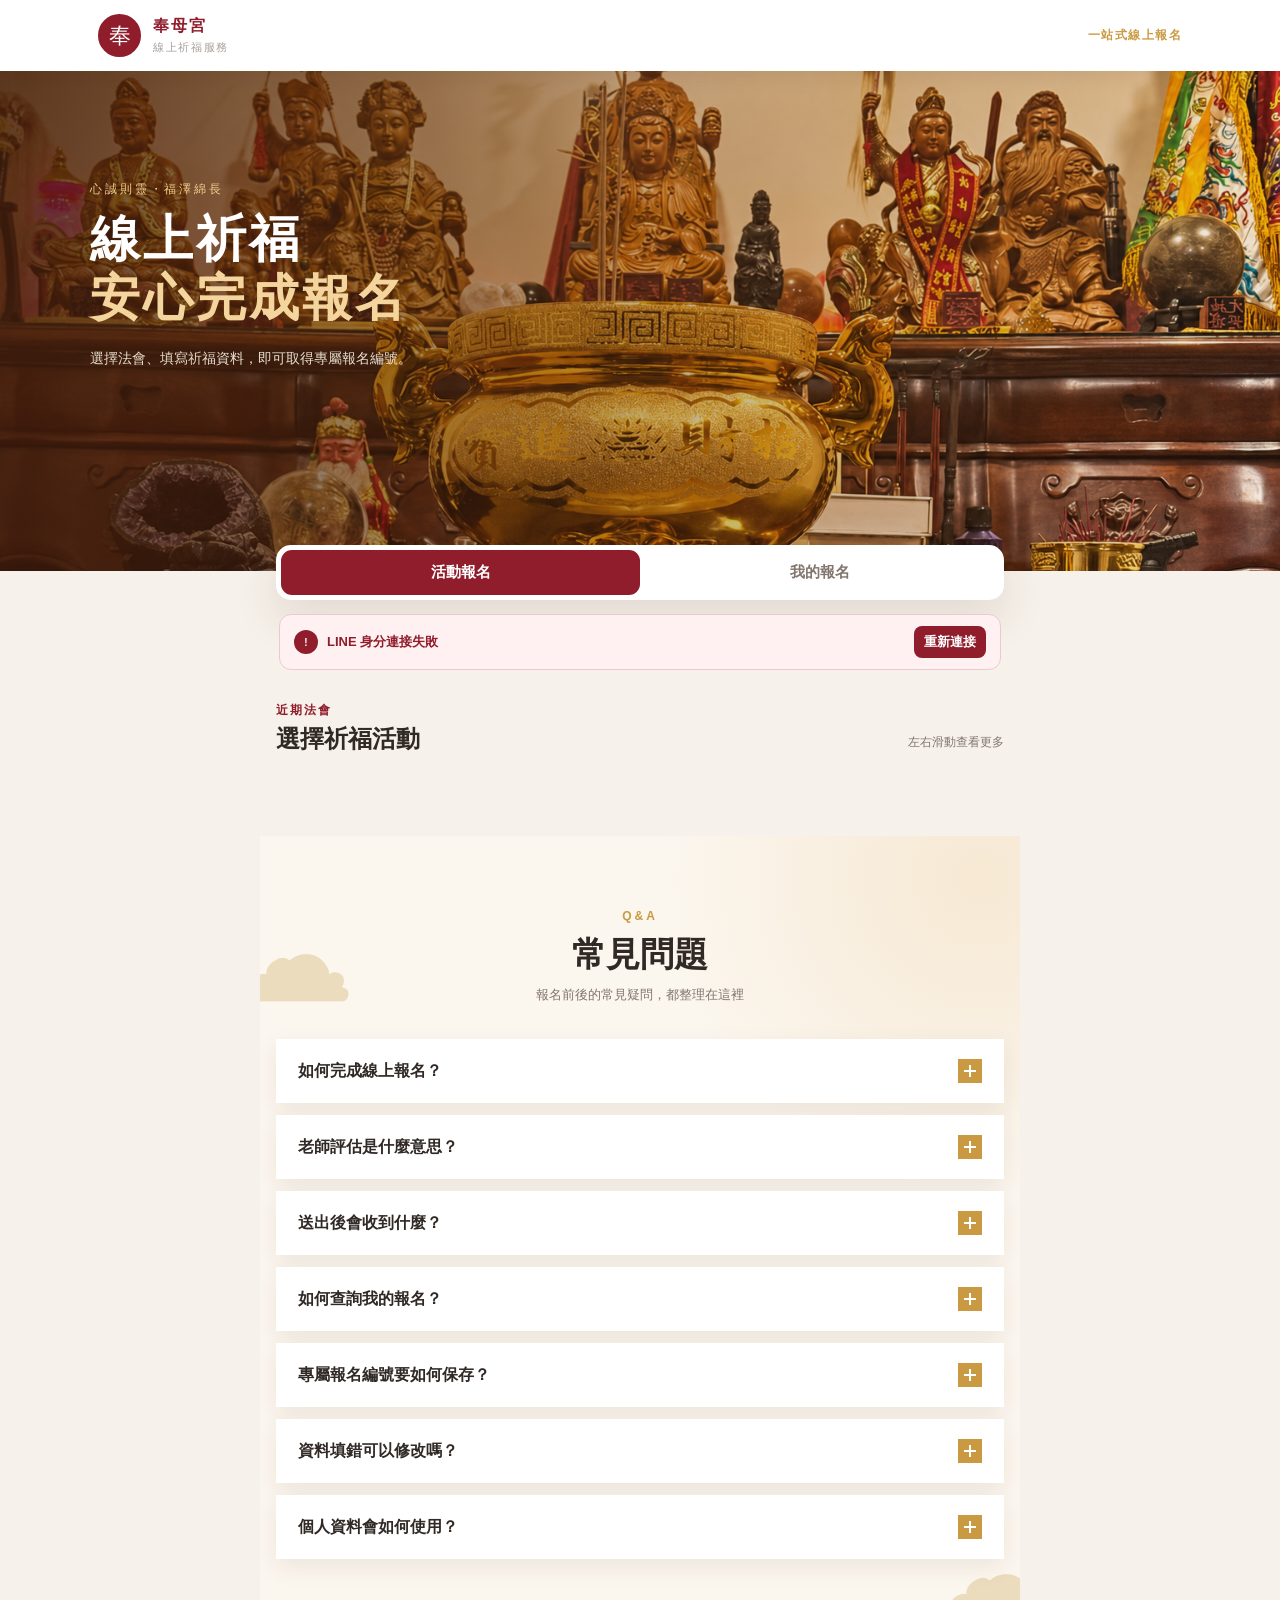
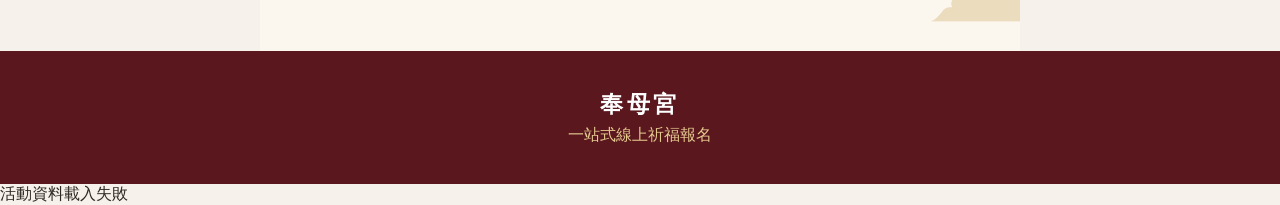
<file: index.html>
<!doctype html>
<html lang="zh-Hant">
<head>
  <meta charset="utf-8">
  <meta name="viewport" content="width=device-width, initial-scale=1, viewport-fit=cover">
  <meta name="theme-color" content="#8f1d2c">
  <title>奉母宮｜線上祈福報名</title>
  <meta name="description" content="奉母宮線上祈福活動報名與進度查詢">
  <link rel="stylesheet" href="styles.css?v=20260726-1">
</head>
<body>
  <header class="site-header">
    <div class="site-header__inner">
      <a class="brand" href="#top"><span class="brand__mark">奉</span><div><b>奉母宮</b><small>線上祈福服務</small></div></a>
      <span class="header-note">一站式線上報名</span>
    </div>
  </header>
  <header id="top" class="hero">
    <div class="hero__shade"></div>
    <div class="hero__copy">
      <p class="eyebrow">心誠則靈・福澤綿長</p>
      <h1>線上祈福<br><span>安心完成報名</span></h1>
      <p>選擇法會、填寫祈福資料，即可取得專屬報名編號。</p>
    </div>
  </header>

  <main>
    <nav id="events" class="tabs" aria-label="主要功能">
      <button class="tab is-active" data-view="activities">活動報名</button>
      <button class="tab" data-view="orders">我的報名</button>
    </nav>
    <div id="lineIdentityStatus" class="line-identity is-loading" role="status" aria-live="polite">
      <span class="line-identity__icon">•••</span>
      <strong id="lineIdentityText">正在連接 LINE 身分…</strong>
      <button id="retryLineBtn" type="button" hidden>重新連接</button>
    </div>

    <section id="activitiesView" class="view">
      <div class="section-heading"><div><span>近期法會</span><h2>選擇祈福活動</h2></div><p>左右滑動查看更多</p></div>
      <div id="activityList" class="activity-list" aria-live="polite"></div>
    </section>

    <section id="formView" class="view is-hidden">
      <button id="backBtn" class="back-btn">← 返回活動</button>
      <div id="selectedActivity" class="selected-activity"></div>
      <form id="registrationForm" class="form-card" novalidate>
        <div class="step-title"><span>01</span><div><small>報名資料</small><h2>填寫祈福資料</h2></div></div>
        <label>報名人姓名<span>*</span><input name="name" autocomplete="name" required placeholder="請輸入真實姓名"></label>
        <label>生日（民國）<span>*</span><input name="birthday" type="text" inputmode="numeric" autocomplete="bday" placeholder="例如 0840228" pattern="[0-9]{7}" maxlength="7" title="請輸入 7 位民國生日，例如 0840228" required></label>
        <label>居住地址（最常待的地方）<span>*</span><input name="address" autocomplete="street-address" required placeholder="請填寫平時最常居住的完整地址"></label>
        <label>祈福人數<span>*</span><select name="people" required></select></label>
        <label>祈福姓名<textarea name="prayerNames" rows="3" placeholder="多人請以頓號分隔，例如：王大明、王小美"></textarea></label>
        <label>備註<textarea name="note" rows="3" placeholder="其他需要協助的事項"></textarea></label>
        <div class="consent"><input id="consent" type="checkbox" required><label for="consent">我確認資料正確，並已閱讀及同意<a href="privacy.html" target="_blank" rel="noopener">隱私權與個資告知事項</a>。</label></div>
        <div class="total"><span>報名費用</span><strong id="totalPrice">老師評估</strong></div>
        <button class="primary-btn" type="submit">確認送出報名</button>
      </form>
    </section>

    <section id="successView" class="view is-hidden">
      <div class="success-card"><div class="success-icon">✓</div><p>報名資料已送出</p><h2>祈福報名成功</h2><div id="orderSummary"></div><button id="newOrderBtn" class="primary-btn">返回活動列表</button></div>
    </section>

    <section id="ordersView" class="view is-hidden">
      <div class="section-heading"><div><span>進度查詢</span><h2>查詢我的報名</h2></div></div>
      <form id="lookupForm" class="lookup-card"><label>專屬報名編號<input name="id" autocomplete="off" required placeholder="例如 FM202607161234"></label><button class="primary-btn">查詢報名紀錄</button></form>
      <div id="orderList" class="order-list"></div>
    </section>

    <section class="faq-section" aria-labelledby="faqTitle">
      <div class="faq-heading">
        <span>Q&amp;A</span>
        <h2 id="faqTitle">常見問題</h2>
        <p>報名前後的常見疑問，都整理在這裡</p>
      </div>
      <div class="faq-group">
        <details>
          <summary>如何完成線上報名？<i aria-hidden="true"></i></summary>
          <p>選擇祈福活動後，依畫面填寫個人或公司資料與祈福資訊，確認內容正確後送出即可。</p>
        </details>
        <details>
          <summary>老師評估是什麼意思？<i aria-hidden="true"></i></summary>
          <p>個人方案會由老師依照祈福需求與實際科儀內容進行評估，再向您說明費用；補財庫（老闆方案）的固定費用為 NT$8,888。</p>
        </details>
        <details>
          <summary>送出後會收到什麼？<i aria-hidden="true"></i></summary>
          <p>系統會在報名成功畫面產生一組專屬報名編號，請立即截圖或抄寫保存，之後可用此編號查詢報名。</p>
        </details>
        <details>
          <summary>如何查詢我的報名？<i aria-hidden="true"></i></summary>
          <p>點選頁面上方「我的報名」，輸入報名成功畫面顯示的專屬報名編號，即可查看報名紀錄。</p>
        </details>
        <details>
          <summary>專屬報名編號要如何保存？<i aria-hidden="true"></i></summary>
          <p>報名成功畫面會直接顯示專屬編號，請截圖或抄寫保存。若遺失，請聯絡奉母宮協助查詢。</p>
        </details>
        <details>
          <summary>資料填錯可以修改嗎？<i aria-hidden="true"></i></summary>
          <p>送出後目前無法自行修改，請保留專屬報名編號並聯絡奉母宮協助更正。</p>
        </details>
        <details>
          <summary>個人資料會如何使用？<i aria-hidden="true"></i></summary>
          <p>我們只會把姓名、生日、地址及 LINE 資料用於祈福報名、聯繫、通知及紀錄管理，不會拿來出售。你可以閱讀完整的<a href="privacy.html" target="_blank" rel="noopener">隱私權與個資告知事項</a>。</p>
        </details>
      </div>
    </section>

  </main>
  <footer><b>奉母宮</b><span>一站式線上祈福報名</span></footer>
  <div id="toast" class="toast" role="status"></div>
  <script src="https://static.line-scdn.net/liff/edge/2/sdk.js"></script>
  <script src="app.js?v=20260829-1"></script>
</body>
</html>
</file>
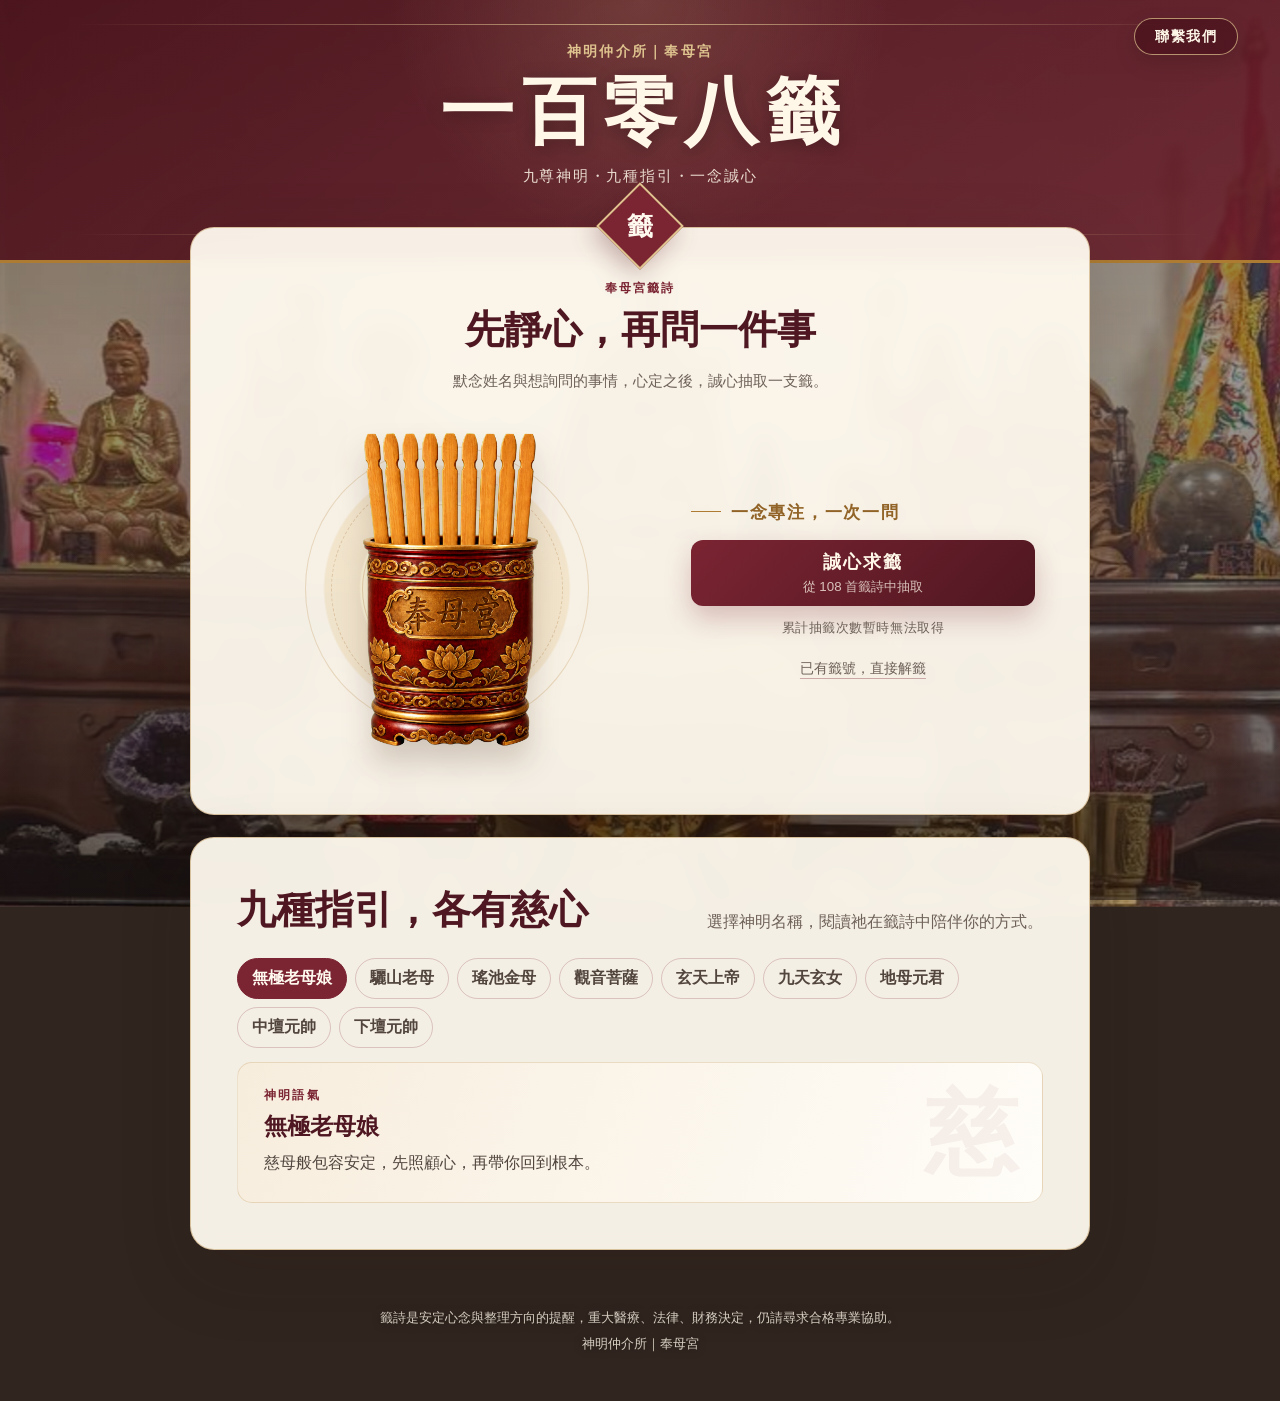
<file: oracle/index.html>
<!doctype html>
<html lang="zh-Hant">
<head>
  <meta charset="utf-8">
  <meta name="viewport" content="width=device-width, initial-scale=1, viewport-fit=cover">
  <meta name="theme-color" content="#7b2432">
  <meta name="description" content="奉母宮一百零八首籤詩，靜心求籤、閱讀神明慈語與行動提醒。">
  <title>奉母宮・一百零八籤</title>
  <link rel="stylesheet" href="styles.css?v=20260805-3">
</head>
<body>
  <div class="page-shell">
    <header class="masthead">
      <a class="contact-link header-contact" href="https://linktr.ee/geotsai" target="_blank" rel="noopener noreferrer">聯繫我們</a>
      <p class="temple-name">神明仲介所｜奉母宮</p>
      <h1>一百零八籤</h1>
      <p class="subtitle">九尊神明・九種指引・一念誠心</p>
    </header>

    <main>
      <section id="drawPanel" class="draw-panel" aria-labelledby="drawTitle">
        <div class="seal" aria-hidden="true"><span>籤</span></div>
        <div class="draw-heading">
          <p class="eyebrow">奉母宮籤詩</p>
          <h2 id="drawTitle">先靜心，再問一件事</h2>
          <p class="draw-guide">默念姓名與想詢問的事情，心定之後，誠心抽取一支籤。</p>
        </div>

        <div class="draw-experience">
          <div id="lotVisual" class="lot-stage" aria-hidden="true">
            <div class="lot-halo"></div>
            <div class="lot-drawn-stick">
              <img src="assets/fengmu-lot-vessel-engraved.png" alt="">
              <span id="stickNumber" class="stick-number"></span>
            </div>
            <div class="lot-photo-wrap">
              <img class="lot-vessel-photo" src="assets/fengmu-lot-vessel-engraved.png" alt="">
            </div>
          </div>

          <div class="draw-controls">
            <p class="ritual-note">一念專注，一次一問</p>
            <button id="drawBtn" class="primary-action" type="button">
              <span>誠心求籤</span>
              <small>從 108 首籤詩中抽取</small>
            </button>
            <p id="drawCount" class="draw-count" aria-live="polite">累計抽籤次數讀取中…</p>

            <details class="number-entry">
              <summary>已有籤號，直接解籤</summary>
              <form id="numberForm">
                <label for="lotNumber">請輸入 1～108</label>
                <div class="number-row">
                  <input id="lotNumber" name="lotNumber" type="number" inputmode="numeric" min="1" max="108" required placeholder="例如：36">
                  <button type="submit">查看籤詩</button>
                </div>
                <p id="numberError" class="form-error" role="alert"></p>
              </form>
            </details>
          </div>
        </div>
      </section>

      <section id="resultPanel" class="result-panel" hidden aria-live="polite">
        <div class="result-heading">
          <p id="resultLevel" class="result-level"></p>
          <p id="resultNumber" class="result-number"></p>
          <h2 id="resultDeity"></h2>
          <p id="resultAttitude" class="deity-attitude"></p>
        </div>

        <article class="poem-card">
          <div id="resultPoem" class="poem-lines"></div>
        </article>

        <div class="result-actions" aria-label="籤詩操作">
          <button id="downloadCardBtn" type="button" class="primary-action compact download-action">下載今日籤卡</button>
          <button id="copyBtn" type="button" class="secondary-action">複製完整籤詩</button>
          <button id="againBtn" type="button" class="secondary-action quiet-action">重新求籤</button>
        </div>

        <section class="aspect-section" aria-label="分類解籤">
          <div id="aspectGrid" class="aspect-grid"></div>
        </section>
      </section>

      <section class="deity-section" aria-labelledby="deityTitle">
        <div class="section-heading">
          <h2 id="deityTitle">九種指引，各有慈心</h2>
          <p>選擇神明名稱，閱讀祂在籤詩中陪伴你的方式。</p>
        </div>
        <div id="deityList" class="deity-list" role="tablist" aria-label="九位神明"></div>
        <article id="deityDetail" class="deity-detail" role="tabpanel" aria-live="polite">
          <p class="card-kicker">神明語氣</p>
          <h3 id="deityDetailName"></h3>
          <p id="deityDetailAttitude"></p>
        </article>
      </section>
    </main>

    <footer>
      <p>籤詩是安定心念與整理方向的提醒，重大醫療、法律、財務決定，仍請尋求合格專業協助。</p>
      <p>神明仲介所｜奉母宮</p>
    </footer>
  </div>

  <script src="poems.js"></script>
  <script src="app.js?v=20260904-1"></script>
</body>
</html>
</file>
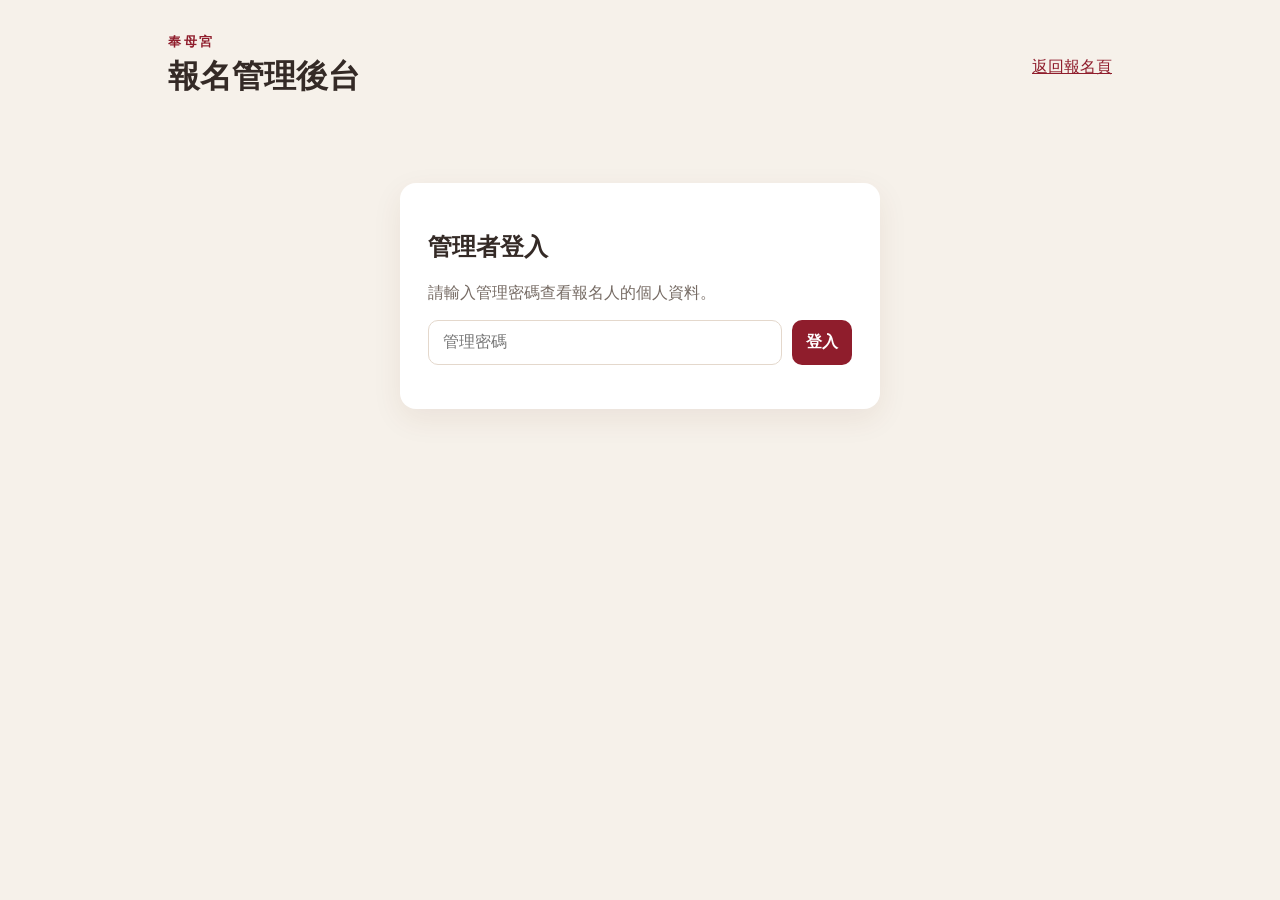
<file: admin.html>
<!doctype html><html lang="zh-Hant"><head><meta charset="utf-8"><meta name="viewport" content="width=device-width,initial-scale=1"><meta name="theme-color" content="#8f1d2c"><title>奉母宮｜報名管理</title><link rel="stylesheet" href="admin.css"></head><body><main><header><div><small>奉母宮</small><h1>報名管理後台</h1></div><a href="./">返回報名頁</a></header><section id="login" class="panel"><h2>管理者登入</h2><p>請輸入管理密碼查看報名人的個人資料。</p><form id="loginForm"><input name="password" type="password" autocomplete="current-password" placeholder="管理密碼" required><button>登入</button></form><p id="loginError" class="error"></p></section><section id="dashboard" hidden><div class="toolbar"><div><strong id="count">0</strong><span>筆報名</span></div><form id="searchForm"><input name="q" placeholder="搜尋編號、姓名或地址"><button>搜尋</button></form><button id="logout" class="secondary">登出</button></div><div id="orders" class="orders"></div></section></main><script src="admin.js?v=20260726-2"></script></body></html>
</file>
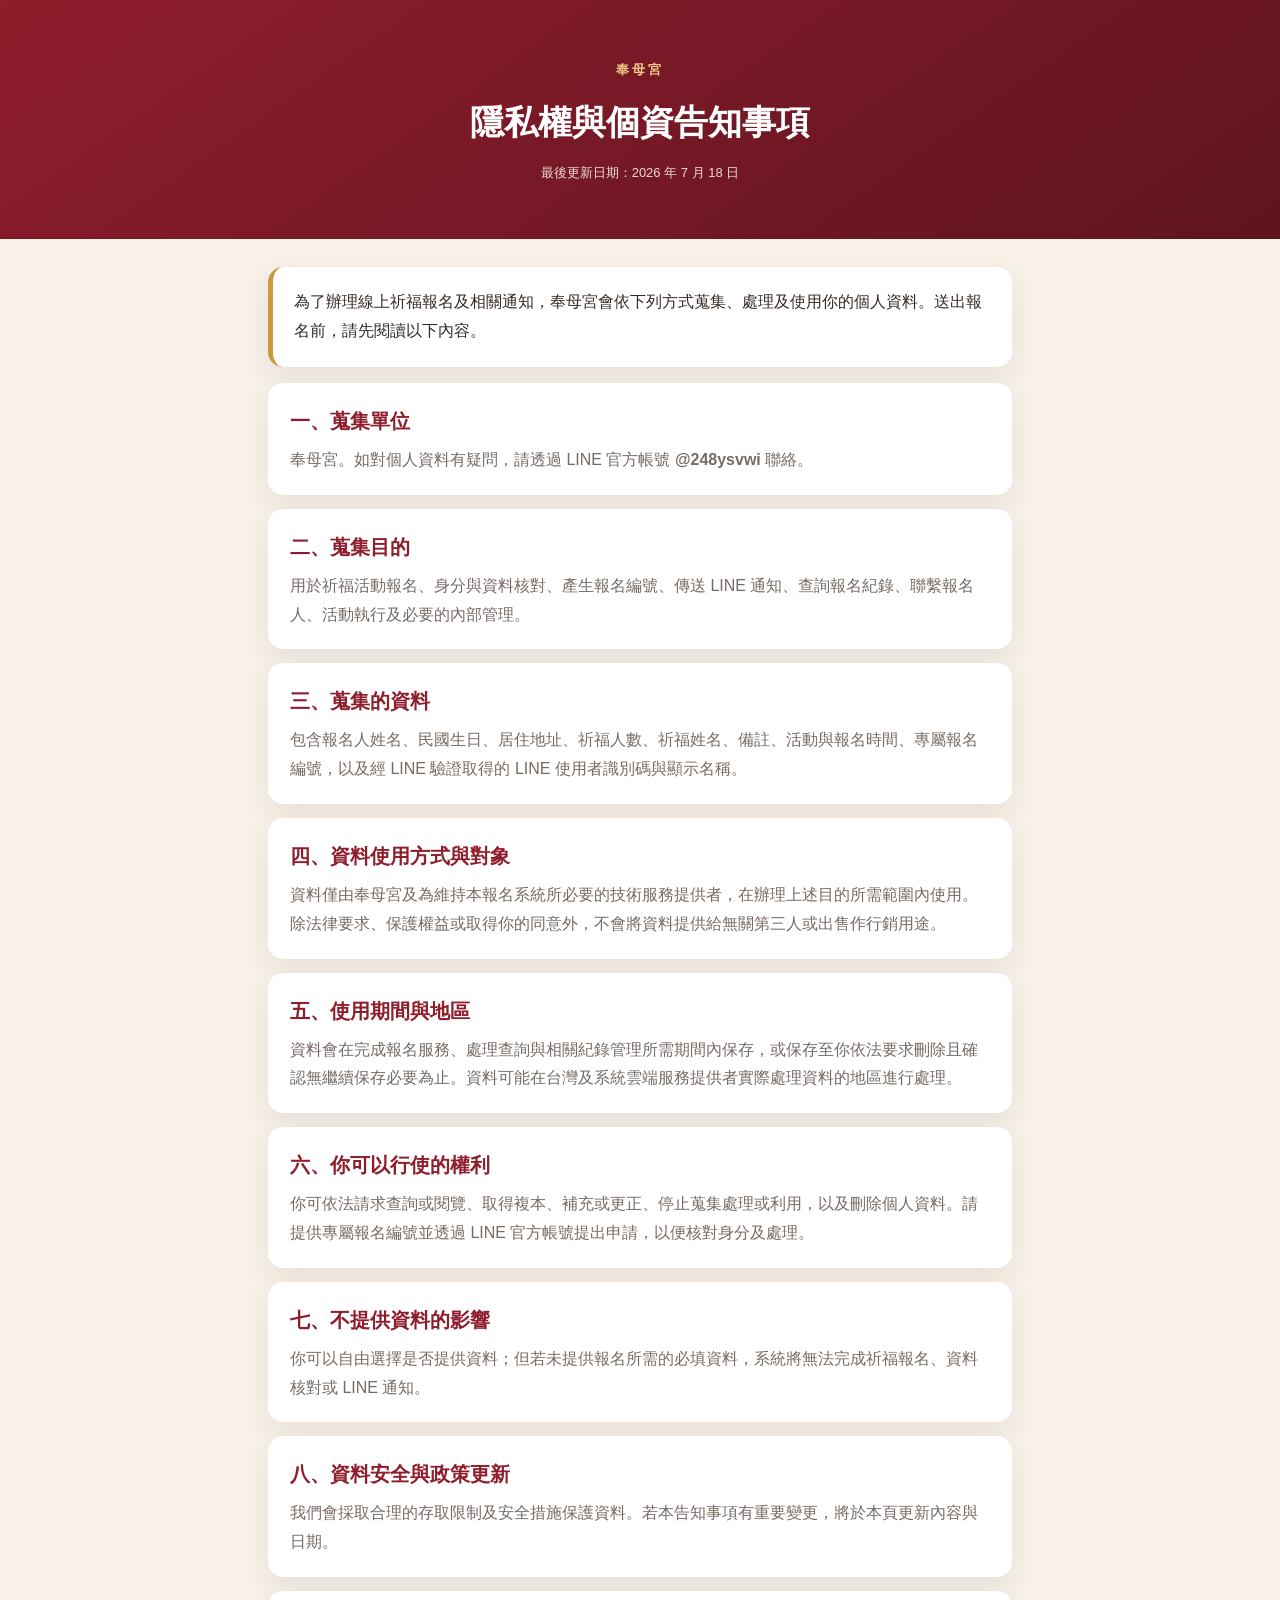
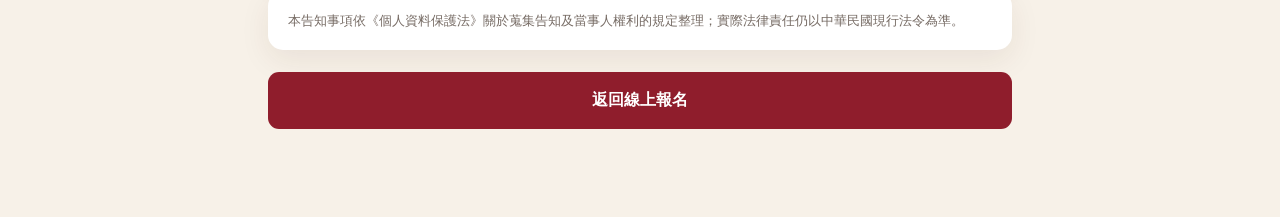
<file: privacy.html>
<!doctype html>
<html lang="zh-Hant">
<head>
  <meta charset="utf-8">
  <meta name="viewport" content="width=device-width,initial-scale=1">
  <meta name="theme-color" content="#8f1d2c">
  <title>隱私權與個資告知事項｜奉母宮</title>
  <link rel="stylesheet" href="privacy.css">
</head>
<body>
  <header><div><small>奉母宮</small><h1>隱私權與個資告知事項</h1><p>最後更新日期：2026 年 7 月 18 日</p></div></header>
  <main>
    <p class="intro">為了辦理線上祈福報名及相關通知，奉母宮會依下列方式蒐集、處理及使用你的個人資料。送出報名前，請先閱讀以下內容。</p>
    <section><h2>一、蒐集單位</h2><p>奉母宮。如對個人資料有疑問，請透過 LINE 官方帳號 <strong>@248ysvwi</strong> 聯絡。</p></section>
    <section><h2>二、蒐集目的</h2><p>用於祈福活動報名、身分與資料核對、產生報名編號、傳送 LINE 通知、查詢報名紀錄、聯繫報名人、活動執行及必要的內部管理。</p></section>
    <section><h2>三、蒐集的資料</h2><p>包含報名人姓名、民國生日、居住地址、祈福人數、祈福姓名、備註、活動與報名時間、專屬報名編號，以及經 LINE 驗證取得的 LINE 使用者識別碼與顯示名稱。</p></section>
    <section><h2>四、資料使用方式與對象</h2><p>資料僅由奉母宮及為維持本報名系統所必要的技術服務提供者，在辦理上述目的所需範圍內使用。除法律要求、保護權益或取得你的同意外，不會將資料提供給無關第三人或出售作行銷用途。</p></section>
    <section><h2>五、使用期間與地區</h2><p>資料會在完成報名服務、處理查詢與相關紀錄管理所需期間內保存，或保存至你依法要求刪除且確認無繼續保存必要為止。資料可能在台灣及系統雲端服務提供者實際處理資料的地區進行處理。</p></section>
    <section><h2>六、你可以行使的權利</h2><p>你可依法請求查詢或閱覽、取得複本、補充或更正、停止蒐集處理或利用，以及刪除個人資料。請提供專屬報名編號並透過 LINE 官方帳號提出申請，以便核對身分及處理。</p></section>
    <section><h2>七、不提供資料的影響</h2><p>你可以自由選擇是否提供資料；但若未提供報名所需的必填資料，系統將無法完成祈福報名、資料核對或 LINE 通知。</p></section>
    <section><h2>八、資料安全與政策更新</h2><p>我們會採取合理的存取限制及安全措施保護資料。若本告知事項有重要變更，將於本頁更新內容與日期。</p></section>
    <p class="law-note">本告知事項依《個人資料保護法》關於蒐集告知及當事人權利的規定整理；實際法律責任仍以中華民國現行法令為準。</p>
    <a class="back" href="./">返回線上報名</a>
  </main>
</body>
</html>
</file>
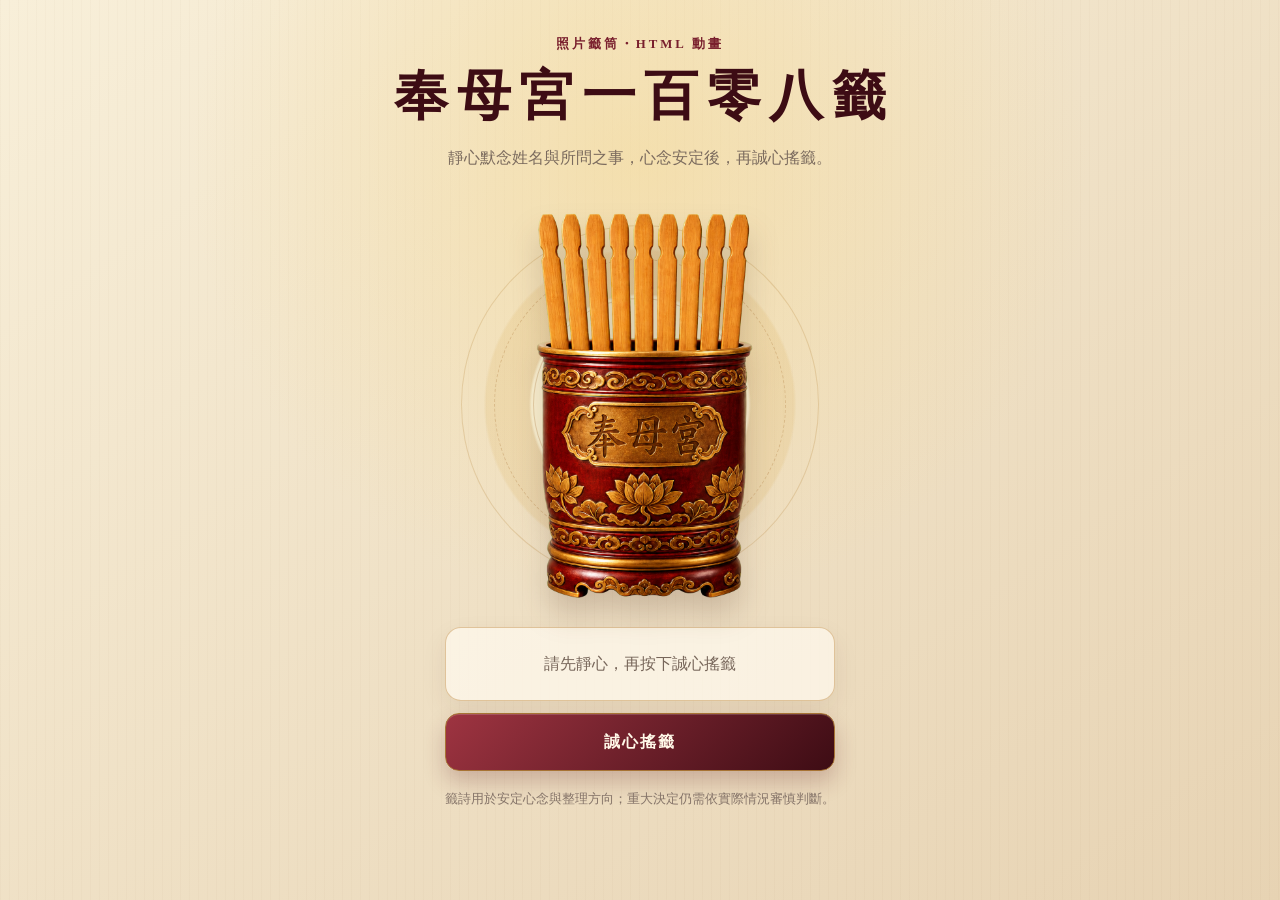
<file: oracle/lot-cup-animation.html>
<!doctype html>
<html lang="zh-Hant">
<head>
  <meta charset="utf-8">
  <meta name="viewport" content="width=device-width, initial-scale=1, viewport-fit=cover">
  <meta name="theme-color" content="#671723">
  <meta name="description" content="奉母宮一百零八籤・照片籤筒動畫展示">
  <title>奉母宮・籤筒動畫</title>
  <style>
    :root {
      --red: #791f2d;
      --red-dark: #3d0c14;
      --gold: #b98235;
      --gold-light: #efd291;
      --green: #173f35;
      --paper: #fbf2df;
      --ink: #372923;
    }

    * { box-sizing: border-box; }

    body {
      min-height: 100vh;
      margin: 0;
      color: var(--ink);
      font-family: "Noto Serif TC", "PingFang TC", "Microsoft JhengHei", serif;
      background:
        radial-gradient(circle at 50% 18%, rgba(245, 218, 151, .58), transparent 28rem),
        repeating-linear-gradient(90deg, rgba(110, 65, 29, .025) 0 1px, transparent 1px 9px),
        linear-gradient(145deg, #f8efd9, #e7d3b3);
    }

    button, a { font: inherit; }

    .page {
      width: min(100%, 720px);
      min-height: 100vh;
      margin: auto;
      padding: 36px 18px 42px;
      display: flex;
      flex-direction: column;
      align-items: center;
      text-align: center;
      overflow: hidden;
    }

    .eyebrow {
      margin: 0 0 7px;
      color: var(--red);
      font-size: .8rem;
      font-weight: 700;
      letter-spacing: .23em;
    }

    h1 {
      margin: 0;
      color: var(--red-dark);
      font-size: clamp(2rem, 8vw, 3.35rem);
      letter-spacing: .16em;
      text-indent: .16em;
    }

    .intro {
      max-width: 31rem;
      margin: 11px auto 0;
      color: #7b6b5e;
      line-height: 1.75;
    }

    .stage {
      --photo-size: 88%;
      position: relative;
      width: min(92vw, 465px);
      aspect-ratio: 1 / 1;
      margin: 0 auto -10px;
      display: grid;
      place-items: center;
      isolation: isolate;
    }

    .halo {
      position: absolute;
      z-index: -3;
      width: 77%;
      aspect-ratio: 1;
      border: 1px solid rgba(178, 126, 48, .23);
      border-radius: 50%;
      background:
        radial-gradient(circle, rgba(255, 248, 217, .76) 0 43%, rgba(220, 176, 89, .18) 44% 61%, transparent 62%);
      animation: halo-breathe 3.8s ease-in-out infinite;
    }

    .halo::before,
    .halo::after {
      content: "";
      position: absolute;
      inset: 9%;
      border: 1px dashed rgba(161, 101, 38, .25);
      border-radius: 50%;
    }
    .halo::after { inset: 20%; border-style: solid; }

    .photo-wrap {
      position: relative;
      z-index: 2;
      width: var(--photo-size);
      transform-origin: 50% 74%;
      animation: quiet-float 3.6s ease-in-out infinite;
      will-change: transform;
    }

    .vessel-photo {
      display: block;
      width: 100%;
      height: auto;
      filter: drop-shadow(0 18px 15px rgba(71, 37, 21, .2));
      user-select: none;
      -webkit-user-drag: none;
    }

    .drawn-stick {
      position: absolute;
      inset: 0;
      z-index: 5;
      opacity: 0;
      overflow: hidden;
      /* Only reveal the middle bamboo stick; stop above the gold vessel rim. */
      clip-path: inset(8% 46.8% 64% 48.4% round 7px);
      transform: translateY(10%) rotate(.45deg);
      transform-origin: 50% 42%;
      filter: drop-shadow(0 9px 6px rgba(69, 36, 15, .22));
      will-change: transform, opacity;
    }

    .drawn-stick img {
      position: absolute;
      left: calc((100% - var(--photo-size)) / 2);
      top: calc((100% - var(--photo-size)) / 2);
      width: var(--photo-size);
      height: auto;
      user-select: none;
      -webkit-user-drag: none;
    }

    .stick-number {
      position: absolute;
      z-index: 2;
      left: 50.9%; top: 13.5%;
      transform: translateX(-50%);
      padding: 1px;
      color: #6c1724;
      text-shadow: 0 1px rgba(255, 238, 188, .72);
      font-family: Georgia, serif;
      font-size: clamp(.48rem, 1.45vw, .7rem);
      font-weight: 700;
      writing-mode: vertical-rl;
      letter-spacing: .08em;
    }

    .stage.is-shaking .photo-wrap { animation: vessel-shake .13s linear 8; }
    .stage.is-shaking .halo { animation: halo-pulse .26s ease-in-out 4; }
    .stage.is-drawn .drawn-stick { animation: draw-stick 1.05s cubic-bezier(.16,.82,.2,1) forwards; }

    @keyframes quiet-float {
      0%, 100% { transform: translateY(0) rotate(0deg); }
      50% { transform: translateY(-4px) rotate(.25deg); }
    }

    @keyframes halo-breathe {
      0%, 100% { transform: scale(.98); opacity: .72; }
      50% { transform: scale(1.025); opacity: 1; }
    }

    @keyframes vessel-shake {
      0%, 100% { transform: translateX(-5px) rotate(-2deg); }
      50% { transform: translateX(5px) rotate(2deg) translateY(-2px); }
    }

    @keyframes halo-pulse {
      0%, 100% { transform: scale(.97); opacity: .7; }
      50% { transform: scale(1.04); opacity: 1; }
    }

    @keyframes draw-stick {
      0% { opacity: 0; transform: translateY(10%) rotate(.45deg); }
      18% { opacity: 1; }
      72% { opacity: 1; transform: translateY(-18%) rotate(-.3deg); }
      100% { opacity: 1; transform: translateY(-15%) rotate(0deg); }
    }

    .result-card {
      width: min(100%, 390px);
      min-height: 74px;
      padding: 14px 20px;
      display: grid;
      place-items: center;
      border: 1px solid rgba(185, 130, 53, .42);
      border-radius: 16px;
      background: rgba(255, 250, 239, .72);
      box-shadow: 0 10px 26px rgba(81, 42, 22, .08);
    }

    .result-card p { margin: 0; color: #77665a; }
    .result-card strong { display: block; color: var(--red); font-size: 1.35rem; letter-spacing: .1em; }

    .actions {
      width: min(100%, 390px);
      margin-top: 12px;
      display: grid;
      grid-template-columns: 1fr;
      gap: 9px;
    }

    .draw-button,
    .reading-link {
      min-height: 58px;
      display: grid;
      place-items: center;
      padding: 10px 22px;
      border-radius: 14px;
      font-weight: 700;
      letter-spacing: .12em;
      text-decoration: none;
    }

    .draw-button {
      color: #fff8e8;
      border: 1px solid #a77334;
      background: linear-gradient(135deg, #9e3441, var(--red-dark));
      box-shadow: 0 11px 22px rgba(91, 25, 34, .24), inset 0 1px rgba(255,255,255,.17);
      cursor: pointer;
    }
    .draw-button:disabled { cursor: wait; opacity: .72; }

    .reading-link {
      color: #fff9e9;
      background: var(--green);
    }

    .reading-link[hidden] { display: none; }

    .note {
      margin: 18px 0 0;
      color: #857469;
      font-size: .79rem;
      line-height: 1.65;
    }

    @media (max-width: 430px) {
      .page { padding-top: 28px; }
      .stage {
        --photo-size: 91%;
        width: min(105vw, 440px);
        margin: -13px auto -18px;
      }
    }

    @media (prefers-reduced-motion: reduce) {
      *, *::before, *::after { animation-duration: .01ms !important; animation-iteration-count: 1 !important; transition-duration: .01ms !important; }
    }
  </style>
</head>
<body>
  <main class="page">
    <p class="eyebrow">照片籤筒・HTML 動畫</p>
    <h1>奉母宮一百零八籤</h1>
    <p class="intro">靜心默念姓名與所問之事，心念安定後，再誠心搖籤。</p>

    <section id="stage" class="stage" aria-label="奉母宮籤筒動畫">
      <div class="halo" aria-hidden="true"></div>
      <div id="drawnStick" class="drawn-stick" aria-hidden="true">
        <img src="assets/fengmu-lot-vessel-engraved.png" alt="">
        <span id="stickNumber" class="stick-number"></span>
      </div>
      <div class="photo-wrap">
        <img class="vessel-photo" src="assets/fengmu-lot-vessel-engraved.png" alt="奉母宮紅漆金飾一百零八籤籤筒，筒內有九支籤">
      </div>
    </section>

    <div class="result-card" role="status" aria-live="polite">
      <p id="resultText">請先靜心，再按下誠心搖籤</p>
    </div>

    <div class="actions">
      <button id="drawButton" class="draw-button" type="button">誠心搖籤</button>
      <a id="readingLink" class="reading-link" href="index.html" hidden>查看這支籤的完整解籤</a>
    </div>
    <p class="note">籤詩用於安定心念與整理方向；重大決定仍需依實際情況審慎判斷。</p>
  </main>

  <script>
    (() => {
      const stage = document.querySelector("#stage");
      const button = document.querySelector("#drawButton");
      const result = document.querySelector("#resultText");
      const stickNumber = document.querySelector("#stickNumber");
      const readingLink = document.querySelector("#readingLink");
      let lastNumber = 0;

      function random(max) {
        if (window.crypto?.getRandomValues) {
          const value = new Uint32Array(1);
          window.crypto.getRandomValues(value);
          return value[0] % max;
        }
        return Math.floor(Math.random() * max);
      }

      button.addEventListener("click", () => {
        stage.classList.remove("is-drawn");
        stage.classList.add("is-shaking");
        readingLink.hidden = true;
        button.disabled = true;
        result.textContent = "誠心求籤中……";

        setTimeout(() => {
          let number = random(108) + 1;
          if (number === lastNumber) number = (number % 108) + 1;
          lastNumber = number;
          const formatted = String(number).padStart(3, "0");
          stickNumber.textContent = formatted;
          stage.classList.remove("is-shaking");
          void stage.offsetWidth;
          stage.classList.add("is-drawn");

          setTimeout(() => {
            result.innerHTML = `<strong>奉母宮・第 ${formatted} 籤</strong>`;
            readingLink.href = `index.html?lot=${number}`;
            readingLink.hidden = false;
            button.textContent = "再搖一次";
            button.disabled = false;
          }, 900);
        }, 1050);
      });
    })();
  </script>
</body>
</html>
</file>
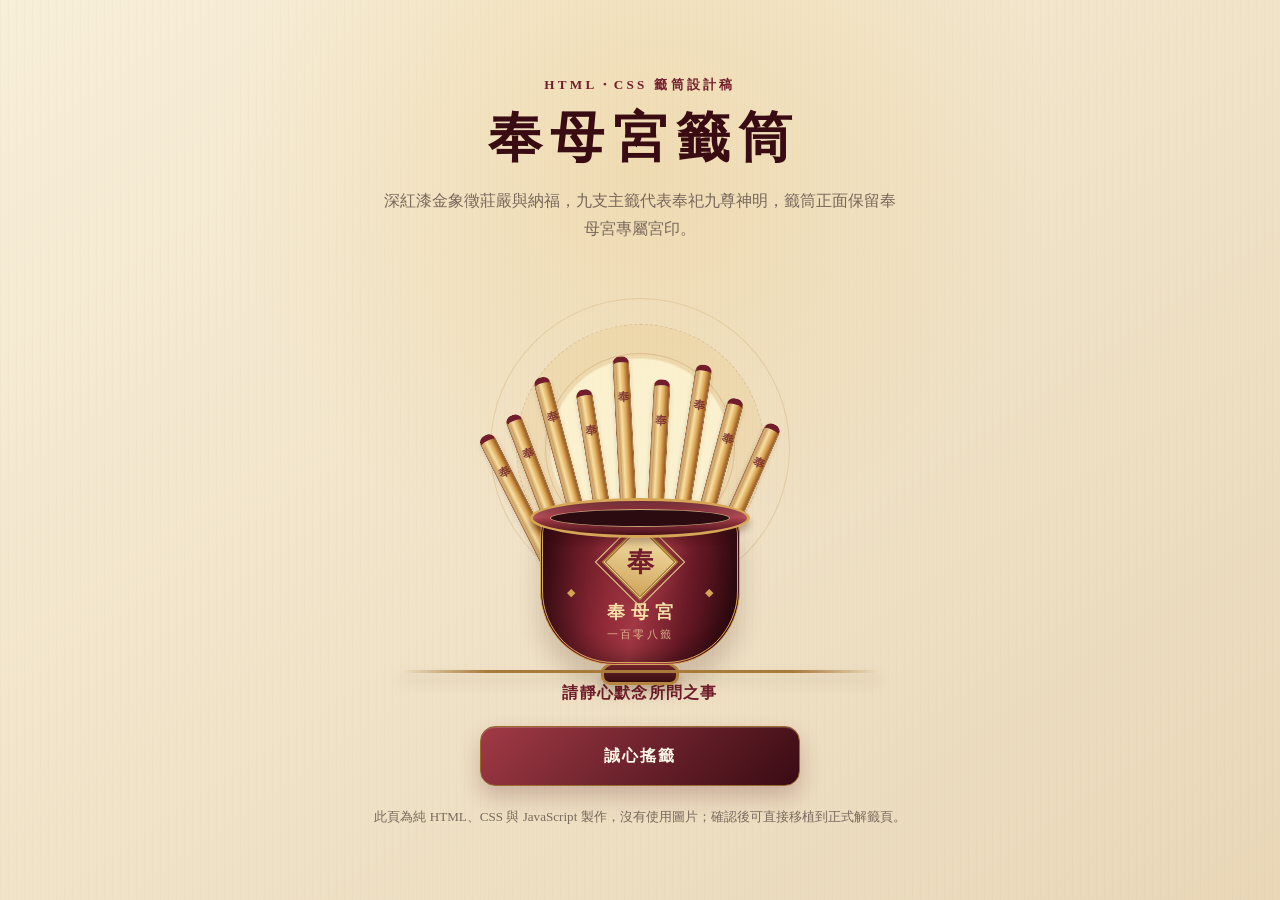
<file: oracle/lot-cup-demo.html>
<!doctype html>
<html lang="zh-Hant">
<head>
  <meta charset="utf-8">
  <meta name="viewport" content="width=device-width, initial-scale=1, viewport-fit=cover">
  <meta name="theme-color" content="#661724">
  <title>奉母宮籤筒・HTML 設計稿</title>
  <style>
    :root {
      --wine: #721d2b;
      --wine-dark: #390b13;
      --wine-light: #a13a46;
      --gold: #c89543;
      --gold-light: #f4d891;
      --ink: #33251f;
      --paper: #fbf1dc;
    }

    * { box-sizing: border-box; }

    body {
      min-height: 100vh;
      margin: 0;
      display: grid;
      place-items: center;
      color: var(--ink);
      font-family: "Noto Serif TC", "PingFang TC", "Microsoft JhengHei", serif;
      background:
        radial-gradient(circle at 50% 18%, rgba(231, 194, 117, .31), transparent 26rem),
        repeating-linear-gradient(90deg, rgba(116, 80, 43, .025) 0 1px, transparent 1px 8px),
        linear-gradient(145deg, #f8efd9, #e9d7b8);
      overflow-x: hidden;
    }

    button { font: inherit; cursor: pointer; }

    .demo-shell {
      width: min(100%, 720px);
      min-height: 100vh;
      padding: 38px 20px 34px;
      display: flex;
      flex-direction: column;
      align-items: center;
      justify-content: center;
      text-align: center;
    }

    .eyebrow {
      margin: 0 0 8px;
      color: var(--wine);
      font-size: .82rem;
      font-weight: 700;
      letter-spacing: .25em;
    }

    h1 {
      margin: 0;
      color: var(--wine-dark);
      font-size: clamp(2rem, 8vw, 3.4rem);
      letter-spacing: .16em;
      text-indent: .16em;
    }

    .intro {
      max-width: 32rem;
      margin: 12px auto 10px;
      color: #78675b;
      line-height: 1.75;
    }

    .altar-stage {
      position: relative;
      width: min(100%, 480px);
      height: 430px;
      margin-top: 3px;
      display: grid;
      place-items: end center;
      perspective: 850px;
    }

    .halo {
      position: absolute;
      left: 50%; top: 42px;
      width: 300px; height: 300px;
      transform: translateX(-50%);
      border: 1px solid rgba(181, 129, 53, .22);
      border-radius: 50%;
      background:
        radial-gradient(circle, rgba(255, 248, 213, .7) 0 42%, rgba(229, 189, 108, .19) 43% 58%, transparent 59%);
    }

    .halo::before, .halo::after {
      content: "";
      position: absolute;
      inset: 25px;
      border: 1px dashed rgba(160, 102, 41, .24);
      border-radius: 50%;
    }
    .halo::after { inset: 54px; border-style: solid; }

    .oracle-vessel {
      position: relative;
      width: 280px;
      height: 378px;
      transform-style: preserve-3d;
    }

    .sticks {
      position: absolute;
      inset: 0;
      z-index: 1;
      transform-origin: 50% 82%;
    }

    .stick {
      --x: 130px;
      --r: 0deg;
      --h: 220px;
      position: absolute;
      left: var(--x);
      bottom: 100px;
      width: 17px;
      height: var(--h);
      border: 1px solid #9a642c;
      border-top: 6px solid var(--wine);
      border-radius: 8px 8px 3px 3px;
      background:
        linear-gradient(90deg, rgba(96, 53, 20, .26), transparent 20% 66%, rgba(96, 53, 20, .3)),
        linear-gradient(90deg, #bd7c32, #f7dfa2 38%, #d69c4b 73%, #a96827);
      box-shadow: inset 2px 0 rgba(255, 255, 255, .32), 0 3px 4px rgba(60, 27, 13, .15);
      transform: rotate(var(--r));
      transform-origin: 50% 100%;
      transition: bottom .55s cubic-bezier(.2, .8, .2, 1), transform .45s ease, filter .3s ease;
    }

    .stick::before {
      content: "奉";
      position: absolute;
      left: 1px; top: 19px;
      color: rgba(105, 22, 34, .78);
      font-size: .72rem;
      font-weight: 700;
      writing-mode: vertical-rl;
    }

    .stick::after {
      content: attr(data-order);
      position: absolute;
      left: 2px; bottom: 32px;
      color: rgba(96, 46, 21, .68);
      font-family: Georgia, serif;
      font-size: .62rem;
      writing-mode: vertical-rl;
    }

    .stick:nth-child(1) { --x: 69px;  --r: -21deg; --h: 183px; }
    .stick:nth-child(2) { --x: 88px;  --r: -15deg; --h: 216px; }
    .stick:nth-child(3) { --x: 106px; --r: -9deg;  --h: 199px; }
    .stick:nth-child(4) { --x: 124px; --r: -3deg;  --h: 230px; }
    .stick:nth-child(5) { --x: 143px; --r: 3deg;   --h: 207px; }
    .stick:nth-child(6) { --x: 161px; --r: 9deg;   --h: 224px; }
    .stick:nth-child(7) { --x: 178px; --r: 15deg;  --h: 194px; }
    .stick:nth-child(8) { --x: 53px;  --r: -27deg; --h: 169px; }
    .stick:nth-child(9) { --x: 194px; --r: 24deg;  --h: 177px; }

    .stick.is-drawn {
      bottom: 214px;
      z-index: 5;
      filter: drop-shadow(0 8px 6px rgba(94, 44, 19, .25));
      transform: rotate(0deg) scale(1.06);
    }

    .vessel-rim {
      position: absolute;
      left: 30px; top: 190px;
      z-index: 4;
      width: 220px; height: 40px;
      border: 3px solid #d6a656;
      border-radius: 50%;
      background: linear-gradient(180deg, #5d111c, #a83d48 48%, #451019);
      box-shadow: inset 0 6px 6px rgba(255,255,255,.12), 0 5px 7px rgba(55, 14, 20, .3);
    }

    .vessel-rim::after {
      content: "";
      position: absolute;
      inset: 8px 17px;
      border: 1px solid rgba(246, 218, 157, .75);
      border-radius: 50%;
      background: #2b0b10;
    }

    .vessel-body {
      position: absolute;
      left: 40px; top: 210px;
      z-index: 3;
      width: 200px; height: 147px;
      display: flex;
      flex-direction: column;
      align-items: center;
      justify-content: center;
      color: #f7dfa8;
      border: 3px double #d5a758;
      border-radius: 15px 15px 74px 74px;
      background:
        radial-gradient(ellipse at 50% 21%, rgba(210, 91, 94, .39), transparent 35%),
        linear-gradient(100deg, #3d0c14, #8e2937 35%, #a23844 50%, #6b1a27 72%, #310910);
      box-shadow:
        inset 18px 0 25px rgba(0,0,0,.23),
        inset -18px 0 25px rgba(0,0,0,.29),
        0 20px 25px rgba(71, 30, 22, .19);
    }

    .vessel-body::before,
    .vessel-body::after {
      content: "◆";
      position: absolute;
      top: 65px;
      color: #d4a553;
      font-size: .7rem;
    }
    .vessel-body::before { left: 24px; }
    .vessel-body::after { right: 24px; }

    .temple-seal {
      width: 54px; height: 54px;
      display: grid;
      place-items: center;
      margin: -7px 0 9px;
      color: var(--wine);
      border: 3px double #996526;
      outline: 1px solid #ead091;
      outline-offset: 4px;
      background: linear-gradient(145deg, #f6e2ac, #cfa65c);
      transform: rotate(45deg);
      box-shadow: 0 4px 8px rgba(33, 7, 12, .3);
    }
    .temple-seal span { transform: rotate(-45deg); font-size: 1.7rem; font-weight: 700; }

    .vessel-body b { margin-top: 2px; font-size: 1.12rem; letter-spacing: .34em; text-indent: .34em; }
    .vessel-body small { margin-top: 4px; color: rgba(247,223,168,.72); font-size: .68rem; letter-spacing: .19em; }

    .vessel-foot {
      position: absolute;
      left: 101px; bottom: 1px;
      z-index: 2;
      width: 78px; height: 27px;
      border: 3px solid #c89446;
      border-radius: 50% 50% 9px 9px;
      background: linear-gradient(#8e2e39, #350b12);
      box-shadow: 0 8px 10px rgba(63, 28, 18, .18);
    }

    .table-line {
      position: absolute;
      left: 0; right: 0; bottom: 13px;
      height: 3px;
      background: linear-gradient(90deg, transparent, #a97b3b 18% 82%, transparent);
      box-shadow: 0 8px 14px rgba(78, 43, 22, .18);
    }

    .oracle-vessel.is-shaking .sticks { animation: sticks-shake .12s linear infinite; }
    .oracle-vessel.is-shaking .vessel-body,
    .oracle-vessel.is-shaking .vessel-rim,
    .oracle-vessel.is-shaking .vessel-foot { animation: vessel-shake .12s linear infinite; }

    @keyframes vessel-shake {
      0%, 100% { transform: translateX(-3px) rotate(-1deg); }
      50% { transform: translateX(3px) rotate(1deg); }
    }
    @keyframes sticks-shake {
      0%, 100% { transform: translateX(-4px) translateY(1px); }
      50% { transform: translateX(4px) translateY(-3px); }
    }

    .result {
      min-height: 31px;
      margin: -3px 0 12px;
      color: var(--wine);
      font-weight: 700;
      letter-spacing: .08em;
    }

    .draw-button {
      width: min(100%, 320px);
      min-height: 60px;
      padding: 10px 24px;
      color: #fff8e8;
      border: 1px solid #9a6b2d;
      border-radius: 15px;
      background: linear-gradient(135deg, var(--wine-light), var(--wine-dark));
      box-shadow: 0 11px 22px rgba(91, 25, 34, .24), inset 0 1px rgba(255,255,255,.18);
      font-weight: 700;
      letter-spacing: .13em;
      transition: transform .18s ease, box-shadow .18s ease;
    }
    .draw-button:hover { transform: translateY(-2px); box-shadow: 0 15px 25px rgba(91, 25, 34, .29); }
    .draw-button:disabled { cursor: wait; opacity: .72; transform: none; }

    .design-note {
      margin: 20px 0 0;
      color: #79695d;
      font-size: .82rem;
      line-height: 1.65;
    }

    @media (max-width: 430px) {
      .demo-shell { padding-top: 28px; justify-content: flex-start; }
      .altar-stage { transform: scale(.88); margin: -18px 0 -26px; }
    }

    @media (prefers-reduced-motion: reduce) {
      *, *::before, *::after { animation-duration: .01ms !important; animation-iteration-count: 1 !important; transition-duration: .01ms !important; }
    }
  </style>
</head>
<body>
  <main class="demo-shell">
    <p class="eyebrow">HTML・CSS 籤筒設計稿</p>
    <h1>奉母宮籤筒</h1>
    <p class="intro">深紅漆金象徵莊嚴與納福，九支主籤代表奉祀九尊神明，籤筒正面保留奉母宮專屬宮印。</p>

    <section class="altar-stage" aria-label="奉母宮一百零八籤籤筒互動展示">
      <div class="halo" aria-hidden="true"></div>
      <div id="oracleVessel" class="oracle-vessel" aria-hidden="true">
        <div class="sticks">
          <span class="stick" data-order="一"></span>
          <span class="stick" data-order="二"></span>
          <span class="stick" data-order="三"></span>
          <span class="stick" data-order="四"></span>
          <span class="stick" data-order="五"></span>
          <span class="stick" data-order="六"></span>
          <span class="stick" data-order="七"></span>
          <span class="stick" data-order="八"></span>
          <span class="stick" data-order="九"></span>
        </div>
        <div class="vessel-rim"></div>
        <div class="vessel-body">
          <div class="temple-seal"><span>奉</span></div>
          <b>奉母宮</b>
          <small>一百零八籤</small>
        </div>
        <div class="vessel-foot"></div>
      </div>
      <div class="table-line" aria-hidden="true"></div>
    </section>

    <p id="result" class="result" role="status" aria-live="polite">請靜心默念所問之事</p>
    <button id="drawButton" class="draw-button" type="button">誠心搖籤</button>
    <p class="design-note">此頁為純 HTML、CSS 與 JavaScript 製作，沒有使用圖片；確認後可直接移植到正式解籤頁。</p>
  </main>

  <script>
    (() => {
      const vessel = document.querySelector("#oracleVessel");
      const button = document.querySelector("#drawButton");
      const result = document.querySelector("#result");
      const sticks = [...document.querySelectorAll(".stick")];
      let lastNumber = 0;

      function random(max) {
        if (window.crypto?.getRandomValues) {
          const value = new Uint32Array(1);
          window.crypto.getRandomValues(value);
          return value[0] % max;
        }
        return Math.floor(Math.random() * max);
      }

      button.addEventListener("click", () => {
        sticks.forEach(stick => stick.classList.remove("is-drawn"));
        button.disabled = true;
        result.textContent = "誠心求籤中……";
        vessel.classList.add("is-shaking");

        setTimeout(() => {
          vessel.classList.remove("is-shaking");
          let number = random(108) + 1;
          if (number === lastNumber) number = (number % 108) + 1;
          lastNumber = number;
          const chosen = sticks[random(sticks.length)];
          chosen.classList.add("is-drawn");
          chosen.dataset.order = String(number).padStart(3, "0");
          result.textContent = `奉母宮・第 ${String(number).padStart(3, "0")} 籤`;
          button.textContent = "再搖一次";
          button.disabled = false;
        }, 1100);
      });
    })();
  </script>
</body>
</html>
</file>
<file: styles.css>
:root{--wine:#8f1d2c;--wine-dark:#61131f;--gold:#c99a42;--cream:#f8f2e8;--ink:#302925;--muted:#82766e;--line:#e5dcd1;--green:#1e9b63;--shadow:0 18px 45px rgba(83,39,25,.12)}
*{box-sizing:border-box}html{scroll-behavior:smooth}body{margin:0;background:#f6f1ea;color:var(--ink);font-family:"Noto Sans TC","PingFang TC","Microsoft JhengHei",sans-serif}.hero{position:relative;overflow:hidden;min-height:355px;padding:28px 22px 52px;color:#fff;background:radial-gradient(circle at 90% 10%,rgba(255,214,139,.25),transparent 32%),linear-gradient(145deg,#a72737,#691421)}.hero:after{content:"";position:absolute;right:-45px;bottom:-78px;width:250px;height:250px;border:1px solid rgba(255,255,255,.17);border-radius:50%;box-shadow:0 0 0 34px rgba(255,255,255,.04),0 0 0 68px rgba(255,255,255,.03)}.brand{display:flex;gap:12px;align-items:center;position:relative;z-index:1}.brand__mark{display:grid;place-items:center;width:43px;height:43px;border:1px solid rgba(255,255,255,.6);border-radius:50%;font-family:serif;font-size:22px}.brand b,.brand small{display:block}.brand b{letter-spacing:.14em}.brand small{margin-top:3px;opacity:.7;font-size:11px;letter-spacing:.15em}.hero__copy{position:relative;z-index:1;margin-top:50px}.eyebrow{margin:0 0 12px;color:#f3cf8e;font-size:12px;letter-spacing:.24em}.hero h1{margin:0;font-family:serif;font-size:42px;line-height:1.18;letter-spacing:.06em}.hero h1 span{color:#f3d59d}.hero__copy>p:last-child{max-width:330px;margin:18px 0 0;color:rgba(255,255,255,.78);font-size:14px;line-height:1.8}main{position:relative;z-index:2;max-width:760px;margin:-26px auto 0;padding:0 16px 56px}.tabs{display:grid;grid-template-columns:1fr 1fr;padding:5px;background:#fff;border-radius:15px;box-shadow:var(--shadow)}.tab{padding:13px;border:0;border-radius:11px;background:transparent;color:var(--muted);font-weight:700;font-size:15px}.tab.is-active{background:var(--wine);color:#fff}.view{padding-top:30px}.is-hidden{display:none!important}.section-heading{display:flex;align-items:end;justify-content:space-between;margin-bottom:17px}.section-heading span,.step-title small{color:var(--wine);font-size:12px;font-weight:800;letter-spacing:.16em}.section-heading h2,.step-title h2{margin:4px 0 0;font-family:serif;font-size:24px}.section-heading>p{margin:0 0 4px;color:var(--muted);font-size:12px}.activity-list{display:grid;grid-auto-flow:column;grid-auto-columns:minmax(285px,88%);gap:14px;overflow-x:auto;padding:2px 2px 22px;scroll-snap-type:x mandatory}.activity-card{overflow:hidden;background:#fff;border-radius:20px;box-shadow:var(--shadow);scroll-snap-align:start}.activity-card__top{min-height:145px;padding:23px;background:linear-gradient(145deg,#8f1d2c,#b63845);color:#fff}.activity-card__date{display:inline-block;padding:6px 10px;border:1px solid rgba(255,255,255,.4);border-radius:30px;font-size:12px}.activity-card h3{margin:18px 0 6px;font-family:serif;font-size:24px}.activity-card__top p{margin:0;opacity:.78;font-size:13px}.activity-card__body{padding:20px}.activity-card__body>p{min-height:48px;margin:0;color:var(--muted);font-size:14px;line-height:1.7}.meta{display:flex;justify-content:space-between;margin:18px 0}.meta small{display:block;color:var(--muted)}.meta strong{display:block;margin-top:4px;color:var(--wine);font-size:20px}.remaining{align-self:end;color:var(--green);font-size:13px}.primary-btn{width:100%;padding:15px 18px;border:0;border-radius:12px;background:linear-gradient(135deg,var(--wine),#b3293b);color:#fff;font-size:16px;font-weight:800;box-shadow:0 9px 20px rgba(143,29,44,.2)}.back-btn{margin-bottom:14px;padding:9px 0;border:0;background:none;color:var(--wine);font-weight:700}.selected-activity,.form-card,.lookup-card,.success-card,.order-card{background:#fff;border-radius:19px;box-shadow:var(--shadow)}.selected-activity{margin-bottom:14px;padding:18px;border-left:5px solid var(--wine)}.selected-activity small{color:var(--wine);font-weight:700}.selected-activity h3{margin:5px 0}.selected-activity p{margin:0;color:var(--muted);font-size:13px}.form-card,.lookup-card{padding:22px}.step-title{display:flex;gap:13px;align-items:center;margin-bottom:22px}.step-title>span{display:grid;place-items:center;width:42px;height:42px;border-radius:50%;background:var(--cream);color:var(--wine);font-weight:900}.step-title h2{font-size:21px}.form-card>label,.lookup-card label{display:block;margin:17px 0;color:#554b45;font-size:14px;font-weight:700}.form-card label>span{color:var(--wine)}input,select,textarea{display:block;width:100%;margin-top:8px;padding:13px 14px;border:1px solid var(--line);border-radius:11px;background:#fcfaf7;color:var(--ink);font:inherit;outline:none}input:focus,select:focus,textarea:focus{border-color:var(--gold);box-shadow:0 0 0 3px rgba(201,154,66,.14)}.consent{display:flex;gap:9px;align-items:flex-start;margin:20px 0}.consent input{width:18px;margin:2px 0}.consent label{color:var(--muted);font-size:12px;line-height:1.55}.total{display:flex;align-items:center;justify-content:space-between;margin:18px 0;padding:18px 0;border-top:1px solid var(--line)}.total strong{color:var(--wine);font-size:25px}.success-card{padding:35px 22px;text-align:center}.success-icon{display:grid;place-items:center;width:64px;height:64px;margin:0 auto 15px;border-radius:50%;background:#e4f6ed;color:var(--green);font-size:30px}.success-card>p{color:var(--green);font-weight:700}.success-card h2{font-family:serif;font-size:28px}.summary{margin:22px 0;padding:17px;border-radius:13px;background:#f8f5f0;text-align:left}.summary div,.order-card dl div{display:flex;justify-content:space-between;gap:18px;margin:9px 0}.summary span,.order-card dt{color:var(--muted)}.summary strong{color:var(--wine)}.order-list{display:grid;gap:13px;margin-top:16px}.order-card{overflow:hidden}.order-card__head{padding:15px 18px;background:var(--green);color:#fff}.order-card__head small{opacity:.8}.order-card__head h3{margin:3px 0 0}.order-card dl{margin:0;padding:17px 18px;font-size:14px}.order-card dd{margin:0;text-align:right}.badge{display:inline-block;padding:4px 9px;border-radius:20px;background:#fff0d4;color:#8c5e0c;font-size:12px}.empty{padding:30px;text-align:center;color:var(--muted)}footer;padding:25px;text-align:center;color:var(--muted);font-size:12px}.toast{position:fixed;right:18px;bottom:18px;left:18px;z-index:10;max-width:420px;margin:auto;padding:13px 16px;border-radius:11px;background:#302925;color:#fff;text-align:center;opacity:0;transform:translateY(18px);pointer-events:none;transition:.25s}.toast.is-visible{opacity:1;transform:none}@media(min-width:700px){.hero{padding-left:calc((100% - 720px)/2);min-height:390px}.activity-list{grid-auto-columns:340px}.hero h1{font-size:50px}}
.site-header{position:relative;z-index:5;background:#fff;box-shadow:0 5px 20px rgba(40,25,15,.08)}.site-header__inner{display:flex;align-items:center;justify-content:space-between;max-width:1120px;margin:auto;padding:14px 18px}.site-header .brand{color:var(--wine);text-decoration:none}.site-header .brand__mark{border:2px solid var(--wine);background:var(--wine);color:#fff}.site-header .brand small{color:var(--muted)}.header-note{color:var(--gold);font-size:12px;font-weight:800;letter-spacing:.12em}
.hero{min-height:430px;padding:72px 24px;background-image:linear-gradient(90deg,rgba(63,28,12,.82),rgba(91,43,16,.36) 52%,rgba(78,34,11,.08)),url('assets/temple-altar-warm.png');background-size:cover;background-position:center 48%}.hero:after{display:none}.hero__copy{max-width:1120px;margin:0 auto}.hero__copy>p:last-of-type{max-width:380px;margin:18px 0;color:rgba(255,248,232,.88);line-height:1.8}.hero__button{display:inline-block;margin-top:22px;padding:13px 21px;border:1px solid rgba(255,239,204,.7);border-radius:4px;background:rgba(143,29,44,.9);color:#fff;text-decoration:none;font-weight:700;box-shadow:0 10px 28px rgba(50,20,7,.24)}.hero__button:hover{background:var(--wine)}
.faq-section{position:relative;margin:40px -16px -56px;padding:70px 16px 80px;overflow:hidden;background:radial-gradient(circle at 95% 5%,rgba(233,190,126,.24),transparent 30%),#fbf6ee}.faq-section:before,.faq-section:after{content:"☁";position:absolute;color:#d9bd83;opacity:.45;font-size:130px;line-height:1}.faq-section:before{left:-35px;top:55px}.faq-section:after{right:-35px;bottom:10px}.ornament{display:none}.faq-heading{position:relative;z-index:1;text-align:center}.faq-heading span{color:var(--gold);font-size:12px;font-weight:800;letter-spacing:.25em}.faq-heading h2{margin:8px 0;font-family:serif;font-size:34px}.faq-heading p{margin:0;color:var(--muted);font-size:13px}.faq-group{position:relative;z-index:1;margin-top:35px}.faq-group details{margin:12px 0;background:#fff;box-shadow:0 8px 25px rgba(72,43,25,.08)}.faq-group summary{display:flex;align-items:center;justify-content:space-between;gap:15px;padding:20px 22px;cursor:pointer;list-style:none;font-weight:800}.faq-group summary::-webkit-details-marker{display:none}.faq-group summary i{position:relative;width:24px;height:24px;flex:0 0 24px;background:var(--gold)}.faq-group summary i:before,.faq-group summary i:after{content:"";position:absolute;left:6px;right:6px;top:11px;height:2px;background:#fff}.faq-group summary i:after{transform:rotate(90deg);transition:.2s}.faq-group details[open] summary i:after{transform:rotate(0)}.faq-group details p{margin:0;padding:0 22px 20px;color:var(--muted);line-height:1.8}
footer{display:flex;flex-direction:column;gap:5px;padding:38px 20px;background:#5a171e;color:#fff;text-align:center}footer b{font-family:serif;font-size:23px;letter-spacing:.15em}footer span{color:#e5c98f}footer small{margin-top:10px;color:rgba(255,255,255,.6)}
.line-identity{display:flex;align-items:center;gap:9px;margin:14px 3px 0;padding:11px 14px;border:1px solid #cce6d9;border-radius:12px;background:#edf9f3;color:#187348;font-size:13px}.line-identity__icon{display:grid;place-items:center;min-width:24px;height:24px;border-radius:50%;background:#22a864;color:#fff;font-size:10px;font-weight:900}.line-identity.is-loading{border-color:#ead9ba;background:#fff8eb;color:#805f23}.line-identity.is-loading .line-identity__icon{background:#c99a42}.line-identity.is-error{border-color:#edc9cd;background:#fff1f2;color:#8f1d2c}.line-identity.is-error .line-identity__icon{background:#8f1d2c}.line-identity button{margin-left:auto;padding:7px 10px;border:0;border-radius:8px;background:#8f1d2c;color:#fff;font-weight:700}.primary-btn:disabled,.read-more:disabled{cursor:wait;opacity:.55;box-shadow:none}
@media(min-width:700px){.hero{min-height:500px;padding:110px 24px}.hero__copy{padding-left:10px}}
.registered{align-self:end;color:var(--wine);font-size:13px;font-weight:800}.activity-card__body>p{white-space:pre-line}
.consent a,.faq-group a{color:var(--wine);font-weight:800}.faq-group a{text-underline-offset:3px}
.selected-activity__details{margin-top:16px!important;padding-top:16px;border-top:1px solid var(--line);white-space:pre-line;color:#554b45!important;line-height:1.85!important}
.ceremony-images{display:grid;gap:14px;margin-top:20px;padding-top:18px;border-top:1px solid var(--line)}.ceremony-images img{display:block;width:100%;height:auto;border-radius:12px;background:#f4eee5;box-shadow:0 6px 18px rgba(81,55,36,.12)}
.read-more{display:inline-block;margin-top:8px;padding:0;border:0;background:transparent;color:var(--wine);font:inherit;font-size:13px;font-weight:800;text-decoration:underline;text-underline-offset:3px;cursor:pointer}
#formView .selected-activity h3{font-size:22px}#formView .selected-activity__details{font-size:15px}#formView .step-title h2{font-size:23px}#formView .form-card>label{font-size:15px}#formView input,#formView select,#formView textarea{font-size:16px}#formView .consent label{font-size:13px}#formView .total{font-size:16px}#formView .primary-btn{font-size:17px}
</file>
<file: oracle/styles.css>
:root {
  --wine-900: #4f1721;
  --wine-800: #611b27;
  --wine-700: #7b2432;
  --wine-500: #9a3948;
  --gold-700: #916326;
  --gold-600: #ad7c32;
  --gold-300: #dec38f;
  --gold-100: #f4e7ca;
  --paper-50: #fffdf8;
  --paper-100: #fffaf0;
  --paper-200: #f7eddd;
  --paper-300: #ecddc6;
  --ink-900: #322823;
  --ink-700: #51453e;
  --ink-600: #6e6158;
  --jade-800: #173f35;
  --line: rgba(123, 36, 50, .16);
  --line-strong: rgba(173, 124, 50, .4);
  --shadow: 0 24px 70px rgba(45, 26, 18, .2);
  --shadow-soft: 0 12px 32px rgba(76, 43, 26, .1);
  --font-display: "Noto Serif TC", "Songti TC", "PMingLiU", serif;
  --font-ui: "Noto Sans TC", "PingFang TC", "Microsoft JhengHei", sans-serif;
}

* { box-sizing: border-box; }

html {
  scroll-behavior: smooth;
  background: #30251f;
}

body {
  margin: 0;
  position: relative;
  isolation: isolate;
  min-height: 100vh;
  color: var(--ink-900);
  background: #30251f;
  font-family: var(--font-ui);
  -webkit-font-smoothing: antialiased;
}

body::before,
body::after {
  content: "";
  position: fixed;
  inset: 0;
  pointer-events: none;
}

body::before {
  z-index: -2;
  background: url("assets/fengmu-temple-background.jpg") center 18% / cover no-repeat;
  filter: sepia(.14) saturate(1.04) contrast(1.06) brightness(.7);
  transform: scale(1.015);
}

body::after {
  z-index: -1;
  background:
    linear-gradient(180deg, rgba(48, 15, 22, .32) 0%, rgba(67, 42, 28, .18) 40%, rgba(32, 22, 18, .58) 100%),
    radial-gradient(circle at 50% 12%, rgba(255, 224, 164, .2), transparent 42%);
}

button,
input { font: inherit; }

button { cursor: pointer; }

button:focus-visible,
input:focus-visible,
summary:focus-visible,
a:focus-visible {
  outline: 3px solid var(--gold-300);
  outline-offset: 3px;
}

.page-shell { min-height: 100vh; overflow: hidden; }

.masthead {
  position: relative;
  padding: 42px 20px 74px;
  overflow: hidden;
  color: #fff8e9;
  text-align: center;
  background:
    radial-gradient(circle at 50% 0%, rgba(222, 195, 143, .17), transparent 36%),
    linear-gradient(145deg, rgba(73, 15, 25, .9), rgba(103, 25, 38, .83));
  backdrop-filter: blur(2px);
  border-bottom: 3px solid var(--gold-600);
}

.masthead::before,
.masthead::after {
  content: "";
  position: absolute;
  left: 6%;
  right: 6%;
  height: 1px;
  background: linear-gradient(90deg, transparent, rgba(222, 195, 143, .75), transparent);
}

.masthead::before { top: 24px; }
.masthead::after { bottom: 25px; }

.temple-name {
  margin: 0 0 10px;
  color: var(--gold-300);
  font-size: .88rem;
  font-weight: 700;
  letter-spacing: .16em;
}

.masthead h1,
.draw-panel h2,
.result-heading h2,
.poem-lines,
.message-card h3,
.reading-card h3,
.action-card h3,
.aspect-heading h3,
.deity-section h2,
.deity-detail h3 {
  font-family: var(--font-display);
}

.masthead h1 {
  margin: 0;
  font-size: clamp(2.75rem, 8vw, 4.65rem);
  line-height: 1.12;
  letter-spacing: .1em;
  text-indent: .1em;
  text-shadow: 0 3px 18px rgba(0, 0, 0, .28);
}

.subtitle {
  margin: 13px 0 0;
  color: rgba(255, 248, 233, .86);
  font-size: .92rem;
  letter-spacing: .12em;
}

main {
  position: relative;
  z-index: 1;
  width: min(900px, calc(100% - 32px));
  margin: -36px auto 0;
}

.draw-panel,
.result-panel,
.deity-section {
  background: rgba(255, 250, 240, .95);
  backdrop-filter: blur(9px);
  border: 1px solid var(--line-strong);
  border-radius: 24px;
  box-shadow: var(--shadow);
}

.draw-panel {
  padding: 42px clamp(24px, 5vw, 54px) 40px;
  text-align: center;
}

.seal {
  width: 62px;
  height: 62px;
  margin: -75px auto 23px;
  display: grid;
  place-items: center;
  color: var(--paper-100);
  background: var(--wine-700);
  border: 2px solid var(--gold-300);
  outline: 4px solid var(--wine-700);
  outline-offset: -8px;
  box-shadow: 0 8px 25px rgba(79, 23, 33, .3);
  transform: rotate(45deg);
}

.seal span {
  font-family: var(--font-display);
  font-size: 1.65rem;
  font-weight: 700;
  transform: rotate(-45deg);
}

.eyebrow,
.card-kicker {
  margin: 0 0 7px;
  color: var(--wine-700);
  font-size: .76rem;
  font-weight: 800;
  letter-spacing: .18em;
}

.draw-heading { max-width: 36rem; margin: 0 auto; }

.draw-panel h2,
.deity-section h2 {
  margin: 0;
  color: var(--wine-900);
  font-size: clamp(1.8rem, 5vw, 2.45rem);
  line-height: 1.32;
}

.draw-guide {
  max-width: 34rem;
  margin: 11px auto 0;
  color: var(--ink-600);
  font-size: .96rem;
  line-height: 1.8;
  overflow-wrap: anywhere;
}

.draw-experience {
  display: grid;
  grid-template-columns: minmax(300px, 1.08fr) minmax(240px, .92fr);
  gap: clamp(15px, 4vw, 42px);
  align-items: center;
  margin-top: 9px;
}

.draw-controls { text-align: left; }

.ritual-note {
  display: flex;
  align-items: center;
  gap: 10px;
  margin: 0 0 16px;
  color: var(--gold-700);
  font-family: var(--font-display);
  font-size: 1.08rem;
  font-weight: 700;
  letter-spacing: .1em;
}

.ritual-note::before {
  content: "";
  width: 30px;
  height: 1px;
  background: var(--gold-600);
}

/* 奉母宮籤筒主視覺 */
.lot-stage {
  --photo-size: 90%;
  position: relative;
  width: min(100%, 370px);
  aspect-ratio: 1;
  margin: 0 auto;
  display: grid;
  place-items: center;
  isolation: isolate;
}

.lot-halo {
  position: absolute;
  z-index: -1;
  width: 77%;
  aspect-ratio: 1;
  border: 1px solid rgba(178, 126, 48, .23);
  border-radius: 50%;
  background: radial-gradient(circle, rgba(255, 248, 217, .76) 0 43%, rgba(220, 176, 89, .18) 44% 61%, transparent 62%);
  animation: lot-halo-breathe 3.8s ease-in-out infinite;
}

.lot-halo::before,
.lot-halo::after {
  content: "";
  position: absolute;
  inset: 9%;
  border: 1px dashed rgba(161, 101, 38, .25);
  border-radius: 50%;
}

.lot-halo::after { inset: 20%; border-style: solid; }

.lot-photo-wrap {
  position: relative;
  z-index: 2;
  width: var(--photo-size);
  transform-origin: 50% 74%;
  animation: lot-quiet-float 3.6s ease-in-out infinite;
  will-change: transform;
}

.lot-vessel-photo {
  display: block;
  width: 100%;
  height: auto;
  filter: drop-shadow(0 18px 15px rgba(71, 37, 21, .2));
  user-select: none;
  -webkit-user-drag: none;
}

.lot-drawn-stick {
  position: absolute;
  inset: 0;
  z-index: 5;
  opacity: 0;
  overflow: hidden;
  clip-path: inset(8% 46.8% 64% 48.4% round 7px);
  transform: translateY(10%) rotate(.45deg);
  transform-origin: 50% 42%;
  filter: drop-shadow(0 9px 6px rgba(69, 36, 15, .22));
  will-change: transform, opacity;
}

.lot-drawn-stick img {
  position: absolute;
  left: calc((100% - var(--photo-size)) / 2);
  top: calc((100% - var(--photo-size)) / 2);
  width: var(--photo-size);
  height: auto;
  user-select: none;
  -webkit-user-drag: none;
}

.stick-number {
  position: absolute;
  z-index: 2;
  left: 50.9%;
  top: 13.5%;
  padding: 1px;
  color: #6c1724;
  font-family: Georgia, serif;
  font-size: clamp(.48rem, 1.45vw, .7rem);
  font-weight: 700;
  letter-spacing: .08em;
  text-shadow: 0 1px rgba(255, 238, 188, .72);
  transform: translateX(-50%);
  writing-mode: vertical-rl;
}

.lot-stage.is-shaking .lot-photo-wrap { animation: lot-vessel-shake .13s linear 8; }
.lot-stage.is-shaking .lot-halo { animation: lot-halo-pulse .26s ease-in-out 4; }
.lot-stage.is-drawn .lot-drawn-stick { animation: lot-draw-stick 1.05s cubic-bezier(.16, .82, .2, 1) forwards; }

@keyframes lot-quiet-float {
  0%, 100% { transform: translateY(0) rotate(0deg); }
  50% { transform: translateY(-4px) rotate(.25deg); }
}

@keyframes lot-halo-breathe {
  0%, 100% { opacity: .72; transform: scale(.98); }
  50% { opacity: 1; transform: scale(1.025); }
}

@keyframes lot-vessel-shake {
  0%, 100% { transform: translateX(-5px) rotate(-2deg); }
  50% { transform: translateX(5px) rotate(2deg) translateY(-2px); }
}

@keyframes lot-halo-pulse {
  0%, 100% { opacity: .7; transform: scale(.97); }
  50% { opacity: 1; transform: scale(1.04); }
}

@keyframes lot-draw-stick {
  0% { opacity: 0; transform: translateY(10%) rotate(.45deg); }
  18% { opacity: 1; }
  72% { opacity: 1; transform: translateY(-18%) rotate(-.3deg); }
  100% { opacity: 1; transform: translateY(-15%) rotate(0deg); }
}

.primary-action,
.secondary-action {
  min-height: 52px;
  border-radius: 12px;
  transition: transform .18s ease, box-shadow .18s ease, background .18s ease;
}

.primary-action {
  width: 100%;
  min-height: 66px;
  border: 0;
  color: #fff8e9;
  background: linear-gradient(135deg, var(--wine-700), var(--wine-900));
  box-shadow: 0 12px 26px rgba(123, 36, 50, .25);
}

.primary-action:hover,
.secondary-action:hover { transform: translateY(-2px); }

.primary-action:hover { box-shadow: 0 16px 32px rgba(123, 36, 50, .3); }
.primary-action:disabled { cursor: wait; opacity: .7; transform: none; }
.primary-action span { display: block; font-size: 1.13rem; font-weight: 800; letter-spacing: .1em; }
.primary-action small { display: block; margin-top: 4px; opacity: .75; }

.draw-count {
  margin: 13px 0 0;
  color: var(--ink-600);
  font-size: .84rem;
  letter-spacing: .04em;
  text-align: center;
}

.draw-count strong {
  margin: 0 .18em;
  color: var(--wine-700);
  font-size: 1.04rem;
  font-variant-numeric: tabular-nums;
}

.number-entry {
  max-width: 360px;
  margin: 22px auto 0;
  color: var(--ink-600);
  font-size: .9rem;
  text-align: center;
}

.number-entry summary {
  cursor: pointer;
  list-style: none;
  text-decoration: underline;
  text-decoration-color: rgba(123, 36, 50, .35);
  text-underline-offset: 5px;
}

.number-entry summary::-webkit-details-marker { display: none; }
.number-entry form { margin-top: 15px; padding-top: 15px; border-top: 1px solid var(--line); text-align: left; }
.number-entry label { display: block; margin-bottom: 8px; font-size: .86rem; }
.number-row { display: grid; grid-template-columns: 1fr auto; gap: 8px; }

.number-row input {
  min-width: 0;
  padding: 12px 13px;
  color: var(--ink-900);
  background: var(--paper-50);
  border: 1px solid #d5c3a7;
  border-radius: 10px;
}

.number-row button {
  padding: 0 17px;
  color: white;
  background: var(--jade-800);
  border: 0;
  border-radius: 10px;
}

.form-error { min-height: 1.2em; margin: 7px 0 0; color: #a12635; font-size: .84rem; }

.result-panel {
  padding: clamp(26px, 6vw, 54px);
  transform-origin: top center;
}

.result-panel.is-visible { animation: panel-enter .55s cubic-bezier(.2, .7, .2, 1) both; }

@keyframes panel-enter {
  from { opacity: 0; transform: translateY(16px); }
  to { opacity: 1; transform: translateY(0); }
}

.result-heading { text-align: center; }

.result-level {
  display: inline-block;
  margin: 0 0 12px;
  padding: 6px 14px;
  color: var(--wine-700);
  background: var(--gold-100);
  border-radius: 999px;
  font-size: .88rem;
  font-weight: 800;
  letter-spacing: .12em;
}

.result-number { margin: 0; color: var(--gold-700); font-size: .88rem; font-weight: 800; letter-spacing: .18em; }

.result-heading h2 {
  margin: 8px 0 4px;
  color: var(--wine-900);
  font-size: clamp(2rem, 7vw, 3rem);
  line-height: 1.25;
}

.deity-attitude {
  max-width: 31rem;
  margin: 0 auto;
  color: var(--ink-600);
  font-size: .9rem;
  line-height: 1.65;
  overflow-wrap: anywhere;
}

.poem-card {
  position: relative;
  margin: 29px 0 20px;
  padding: clamp(27px, 5vw, 42px) 24px;
  overflow: hidden;
  text-align: center;
  background:
    radial-gradient(circle at 50% 0%, rgba(222, 195, 143, .22), transparent 42%),
    linear-gradient(145deg, #fbf0d8, #fffaf0);
  border: 1px solid rgba(173, 124, 50, .35);
  border-radius: 18px;
}

.poem-card::before,
.poem-card::after {
  content: "◆";
  position: absolute;
  top: 50%;
  color: #d1a458;
  font-size: .62rem;
}

.poem-card::before { left: 15px; }
.poem-card::after { right: 15px; }
.poem-theme { margin: 0 0 16px; color: var(--wine-700); font-size: .85rem; font-weight: 800; letter-spacing: .17em; }

.poem-lines {
  color: var(--ink-900);
  font-size: clamp(1.42rem, 4.8vw, 1.88rem);
  font-weight: 700;
  letter-spacing: .13em;
  line-height: 1.85;
}

.poem-lines p { margin: 0; }

.result-panel.is-visible .poem-lines p {
  animation: poem-line-enter .5s ease both;
  animation-delay: calc(110ms + var(--line-index, 0) * 90ms);
}

@keyframes poem-line-enter {
  from { opacity: 0; transform: translateY(7px); }
  to { opacity: 1; transform: translateY(0); }
}

.interpretation-grid {
  display: grid;
  grid-template-columns: 1fr 1fr;
  gap: 14px;
}

.message-card,
.reading-card {
  min-height: 100%;
  padding: 25px;
  border-radius: 16px;
}

.message-card {
  color: var(--paper-100);
  background:
    radial-gradient(circle at 100% 0%, rgba(222, 195, 143, .16), transparent 42%),
    var(--wine-900);
}

.message-card .card-kicker { color: var(--gold-300); }
.message-card h3,
.reading-card h3 { margin: 0 0 9px; font-size: 1.3rem; }
.message-card p:last-child,
.reading-card p:last-child { margin: 0; line-height: 1.85; }

.reading-card {
  background: var(--paper-200);
  border: 1px solid rgba(173, 124, 50, .16);
}

.reading-card h3 { color: var(--wine-700); }
.reading-card p:last-child { color: var(--ink-700); }

.action-card {
  display: grid;
  grid-template-columns: minmax(160px, .55fr) 1.45fr;
  gap: 24px;
  align-items: center;
  margin-top: 14px;
  padding: 23px 25px;
  background: linear-gradient(110deg, var(--gold-100), var(--paper-50));
  border: 1px solid rgba(173, 124, 50, .36);
  border-radius: 16px;
}

.action-card h3 { margin: 0; color: var(--wine-900); font-size: 1.22rem; }
.primary-guidance { margin: 0; color: var(--ink-700); line-height: 1.8; }

.result-actions {
  display: grid;
  grid-template-columns: 1.25fr 1fr .9fr;
  gap: 10px;
  margin-top: 18px;
}

.secondary-action,
.primary-action.compact { width: 100%; min-height: 52px; }

.secondary-action {
  color: var(--wine-700);
  background: transparent;
  border: 1px solid rgba(123, 36, 50, .55);
  font-weight: 700;
}

.secondary-action:hover { background: rgba(123, 36, 50, .05); }
.secondary-action:disabled { cursor: wait; opacity: .65; }
.primary-action.compact { font-weight: 800; }
.download-action { background: linear-gradient(135deg, var(--wine-700), var(--wine-900)); }
.quiet-action { color: var(--ink-600); border-color: rgba(110, 97, 88, .35); }

.aspect-section {
  margin-top: 26px;
  overflow: hidden;
  background: var(--paper-50);
  border: 1px solid var(--line);
  border-radius: 18px;
}

.aspect-heading {
  display: flex;
  justify-content: space-between;
  gap: 24px;
  align-items: end;
  padding: 24px 25px 20px;
  border-bottom: 1px solid var(--line);
}

.aspect-heading h3 { margin: 0; color: var(--wine-900); font-size: 1.45rem; }
.aspect-heading > p { max-width: 20rem; margin: 0; color: var(--ink-600); font-size: .88rem; line-height: 1.65; text-align: right; }
.aspect-grid { background: rgba(255, 255, 255, .36); }

.aspect-item { border-bottom: 1px solid var(--line); }
.aspect-item:last-child { border-bottom: 0; }

.aspect-label {
  display: grid;
  grid-template-columns: 36px 1fr auto;
  gap: 11px;
  align-items: center;
  padding: 15px 20px;
  cursor: pointer;
  list-style: none;
  transition: background .18s ease;
}

.aspect-label::-webkit-details-marker { display: none; }
.aspect-label:hover { background: rgba(244, 231, 202, .45); }

.aspect-icon {
  width: 34px;
  height: 34px;
  display: grid;
  place-items: center;
  color: var(--wine-700);
  background: var(--gold-100);
  border-radius: 50%;
  font-family: var(--font-ui);
  font-weight: 800;
}

.aspect-label strong { color: var(--wine-900); }
.aspect-hint { color: var(--ink-600); font-size: .78rem; }
.aspect-hint::after { content: "＋"; display: inline-block; margin-left: 8px; color: var(--gold-700); font-size: 1rem; }
.aspect-item[open] .aspect-hint::after { content: "−"; }

.guidance-flow {
  display: grid;
  grid-template-columns: repeat(2, 1fr);
  gap: 12px;
  padding: 2px 20px 20px 67px;
}

.guidance-step {
  display: grid;
  grid-template-columns: 25px 1fr;
  gap: 8px;
  align-items: start;
  padding: 13px;
  background: var(--paper-100);
  border: 1px solid rgba(173, 124, 50, .18);
  border-radius: 11px;
}

.guidance-mark {
  width: 25px;
  height: 25px;
  display: grid;
  place-items: center;
  color: #fff9eb;
  background: var(--wine-700);
  border-radius: 7px;
  font-size: .72rem;
  font-weight: 800;
}

.guidance-step p { margin: 0; color: var(--ink-700); font-size: .84rem; line-height: 1.6; }
.guidance-step b { display: block; margin-bottom: 3px; color: var(--wine-900); font-size: .75rem; letter-spacing: .06em; }

.deity-section { margin-top: 22px; padding: clamp(28px, 5vw, 46px); }
.section-heading { display: flex; justify-content: space-between; gap: 24px; align-items: end; }
.section-heading p { max-width: 23rem; margin: 0; color: var(--ink-600); line-height: 1.7; text-align: right; }

.deity-list {
  display: flex;
  flex-wrap: wrap;
  gap: 8px;
  margin-top: 23px;
}

.deity-tab {
  padding: 9px 14px;
  color: var(--ink-700);
  background: transparent;
  border: 1px solid rgba(123, 36, 50, .22);
  border-radius: 999px;
  font-weight: 700;
  transition: color .18s ease, background .18s ease, border-color .18s ease;
}

.deity-tab:hover { border-color: var(--wine-500); }
.deity-tab[aria-selected="true"] { color: #fffaf0; background: var(--wine-700); border-color: var(--wine-700); }

.deity-detail {
  position: relative;
  margin-top: 14px;
  padding: 24px 26px;
  overflow: hidden;
  background: linear-gradient(110deg, var(--paper-200), var(--paper-50));
  border: 1px solid rgba(173, 124, 50, .22);
  border-radius: 15px;
}

.deity-detail::after {
  content: "慈";
  position: absolute;
  right: 24px;
  top: 50%;
  color: rgba(123, 36, 50, .06);
  font-family: var(--font-display);
  font-size: 5.8rem;
  font-weight: 700;
  line-height: 1;
  transform: translateY(-50%);
}

.deity-detail h3 { position: relative; z-index: 1; margin: 0 0 7px; color: var(--wine-900); font-size: 1.45rem; }
.deity-detail p:last-child { position: relative; z-index: 1; max-width: 38rem; margin: 0; color: var(--ink-700); line-height: 1.8; }

footer {
  width: min(800px, calc(100% - 36px));
  margin: 28px auto 0;
  padding: 25px 0 42px;
  color: rgba(255, 248, 233, .82);
  font-size: .8rem;
  line-height: 1.7;
  text-align: center;
  text-shadow: 0 1px 10px rgba(0, 0, 0, .35);
}

footer p { margin: 4px 0; }

.contact-link {
  display: inline-block;
  margin-top: 8px;
  padding: 8px 20px;
  color: #fff8e9;
  background: rgba(79, 23, 33, .9);
  border: 1px solid rgba(222, 195, 143, .72);
  border-radius: 999px;
  box-shadow: 0 8px 20px rgba(36, 18, 16, .2);
  font-size: .88rem;
  font-weight: 800;
  letter-spacing: .1em;
  text-decoration: none;
  transition: background .18s ease, transform .18s ease;
}

.contact-link:hover { background: var(--wine-900); transform: translateY(-1px); }

.header-contact {
  position: absolute;
  z-index: 2;
  top: 18px;
  right: clamp(14px, 4vw, 42px);
  margin-top: 0;
}

[hidden] { display: none !important; }

@media (max-width: 760px) {
  .masthead { padding-top: 61px; }
  .draw-panel { padding-inline: clamp(20px, 6vw, 38px); }
  .draw-experience { grid-template-columns: 1fr; gap: 0; }
  .lot-stage { width: min(100%, 330px); margin: -2px auto -8px; }
  .draw-controls { max-width: 420px; margin: 0 auto; text-align: center; }
  .ritual-note { justify-content: center; }
  .ritual-note::after { content: ""; width: 30px; height: 1px; background: var(--gold-600); }
  .interpretation-grid { grid-template-columns: 1fr; }
  .action-card { grid-template-columns: 1fr; gap: 8px; }
  .guidance-flow { grid-template-columns: 1fr; padding-left: 67px; }
  .section-heading { display: block; }
  .section-heading p { margin-top: 8px; text-align: left; }
}

@media (max-width: 620px) {
  .header-contact { top: 11px; right: 10px; padding: 6px 13px; font-size: .78rem; }
  .masthead { padding-bottom: 66px; }
  main { width: min(100% - 20px, 900px); margin-top: -31px; }
  .draw-panel,
  .result-panel,
  .deity-section { border-radius: 20px; }
  .draw-panel { padding-top: 40px; padding-bottom: 28px; }
  .draw-guide { max-width: 19rem; font-size: .9rem; }
  .seal { width: 56px; height: 56px; margin-top: -70px; margin-bottom: 21px; }
  .seal span { font-size: 1.45rem; }
  .lot-stage { width: min(94vw, 315px); }
  .result-panel { padding: 26px 17px 28px; }
  .poem-card { padding-inline: 18px; }
  .poem-lines { letter-spacing: .09em; }
  .message-card,
  .reading-card { padding: 22px 20px; }
  .action-card { padding: 21px 20px; }
  .result-actions { grid-template-columns: 1fr; }
  .aspect-heading { display: block; padding: 21px 19px 17px; }
  .aspect-heading > p { margin-top: 7px; text-align: left; }
  .aspect-label { padding-inline: 16px; }
  .guidance-flow { padding: 2px 16px 18px; }
  .deity-section { padding: 27px 20px; }
  .deity-list { flex-wrap: nowrap; margin-right: -20px; padding-right: 20px; overflow-x: auto; scrollbar-width: thin; }
  .deity-tab { flex: 0 0 auto; }
  .deity-detail { padding: 22px 20px; }
}

@media (max-width: 390px) {
  .masthead h1 { font-size: 2.55rem; }
  .subtitle { font-size: .82rem; letter-spacing: .08em; }
  .lot-stage { width: min(96vw, 292px); }
  .primary-action { min-height: 62px; }
  .poem-lines { font-size: 1.34rem; }
  .aspect-label { grid-template-columns: 34px 1fr auto; gap: 8px; }
}

@media (prefers-reduced-motion: reduce) {
  *,
  *::before,
  *::after {
    scroll-behavior: auto !important;
    animation-duration: .01ms !important;
    animation-iteration-count: 1 !important;
    transition-duration: .01ms !important;
  }
}
</file>
<file: admin.css>
:root{--wine:#8f1d2c;--cream:#f6f1ea;--ink:#342a26;--line:#e4d8cc}*{box-sizing:border-box}body{margin:0;background:var(--cream);color:var(--ink);font-family:"Noto Sans TC","Microsoft JhengHei",sans-serif}main{max-width:980px;margin:auto;padding:32px 18px 60px}main>header{display:flex;justify-content:space-between;align-items:center;margin-bottom:24px}h1{margin:4px 0;font-family:serif}small{color:var(--wine);font-weight:800;letter-spacing:.2em}a{color:var(--wine)}.panel,.toolbar,article{background:#fff;border-radius:16px;box-shadow:0 10px 30px #60331a14}.panel{max-width:480px;margin:80px auto;padding:28px}.panel p{color:#766b64}form{display:flex;gap:10px}input,button{padding:12px 14px;border-radius:10px;font:inherit}input{flex:1;border:1px solid var(--line)}button{border:0;background:var(--wine);color:#fff;font-weight:800}.error{color:#b00020!important}.toolbar{display:flex;gap:14px;align-items:center;padding:16px;margin-bottom:18px}.toolbar>div{white-space:nowrap}.toolbar strong{font-size:26px;color:var(--wine);margin-right:5px}.toolbar form{flex:1}.secondary{background:#746a64}.orders{display:grid;gap:14px}article{overflow:hidden}article>header{display:flex;justify-content:space-between;padding:15px 18px;background:var(--wine);color:#fff}dl{margin:0;padding:16px 18px;display:grid;grid-template-columns:1fr 1fr;gap:9px 28px}dl div{display:flex;gap:12px}dt{min-width:72px;color:#887b73}dd{margin:0;word-break:break-word}.empty{text-align:center;padding:50px;color:#887b73}@media(max-width:680px){.toolbar{align-items:stretch;flex-direction:column}.toolbar form{width:100%}dl{grid-template-columns:1fr}main>header{align-items:flex-start}}
</file>
<file: privacy.css>
:root{--wine:#8f1d2c;--gold:#c99a42;--cream:#f7f1e8;--ink:#342b27;--muted:#766b64;--line:#e6d9cc}*{box-sizing:border-box}body{margin:0;background:var(--cream);color:var(--ink);font-family:"Noto Sans TC","PingFang TC","Microsoft JhengHei",sans-serif;line-height:1.8}header{padding:55px 20px;background:linear-gradient(145deg,#8f1d2c,#5f1420);color:#fff;text-align:center}header small{color:#f0cc88;font-weight:800;letter-spacing:.25em}h1{margin:8px 0;font-family:serif;font-size:34px}header p{margin:0;color:#eadbd4;font-size:13px}main{max-width:780px;margin:28px auto;padding:0 18px 60px}.intro,.law-note,section{background:#fff;border-radius:15px;box-shadow:0 10px 30px rgba(75,42,25,.08)}.intro{padding:21px;border-left:5px solid var(--gold)}section{margin:14px 0;padding:20px 22px}h2{margin:0 0 7px;color:var(--wine);font-family:serif;font-size:20px}section p{margin:0;color:var(--muted)}.law-note{padding:18px 20px;color:var(--muted);font-size:13px}.back{display:block;margin-top:22px;padding:14px;border-radius:11px;background:var(--wine);color:#fff;text-align:center;text-decoration:none;font-weight:800}
</file>
